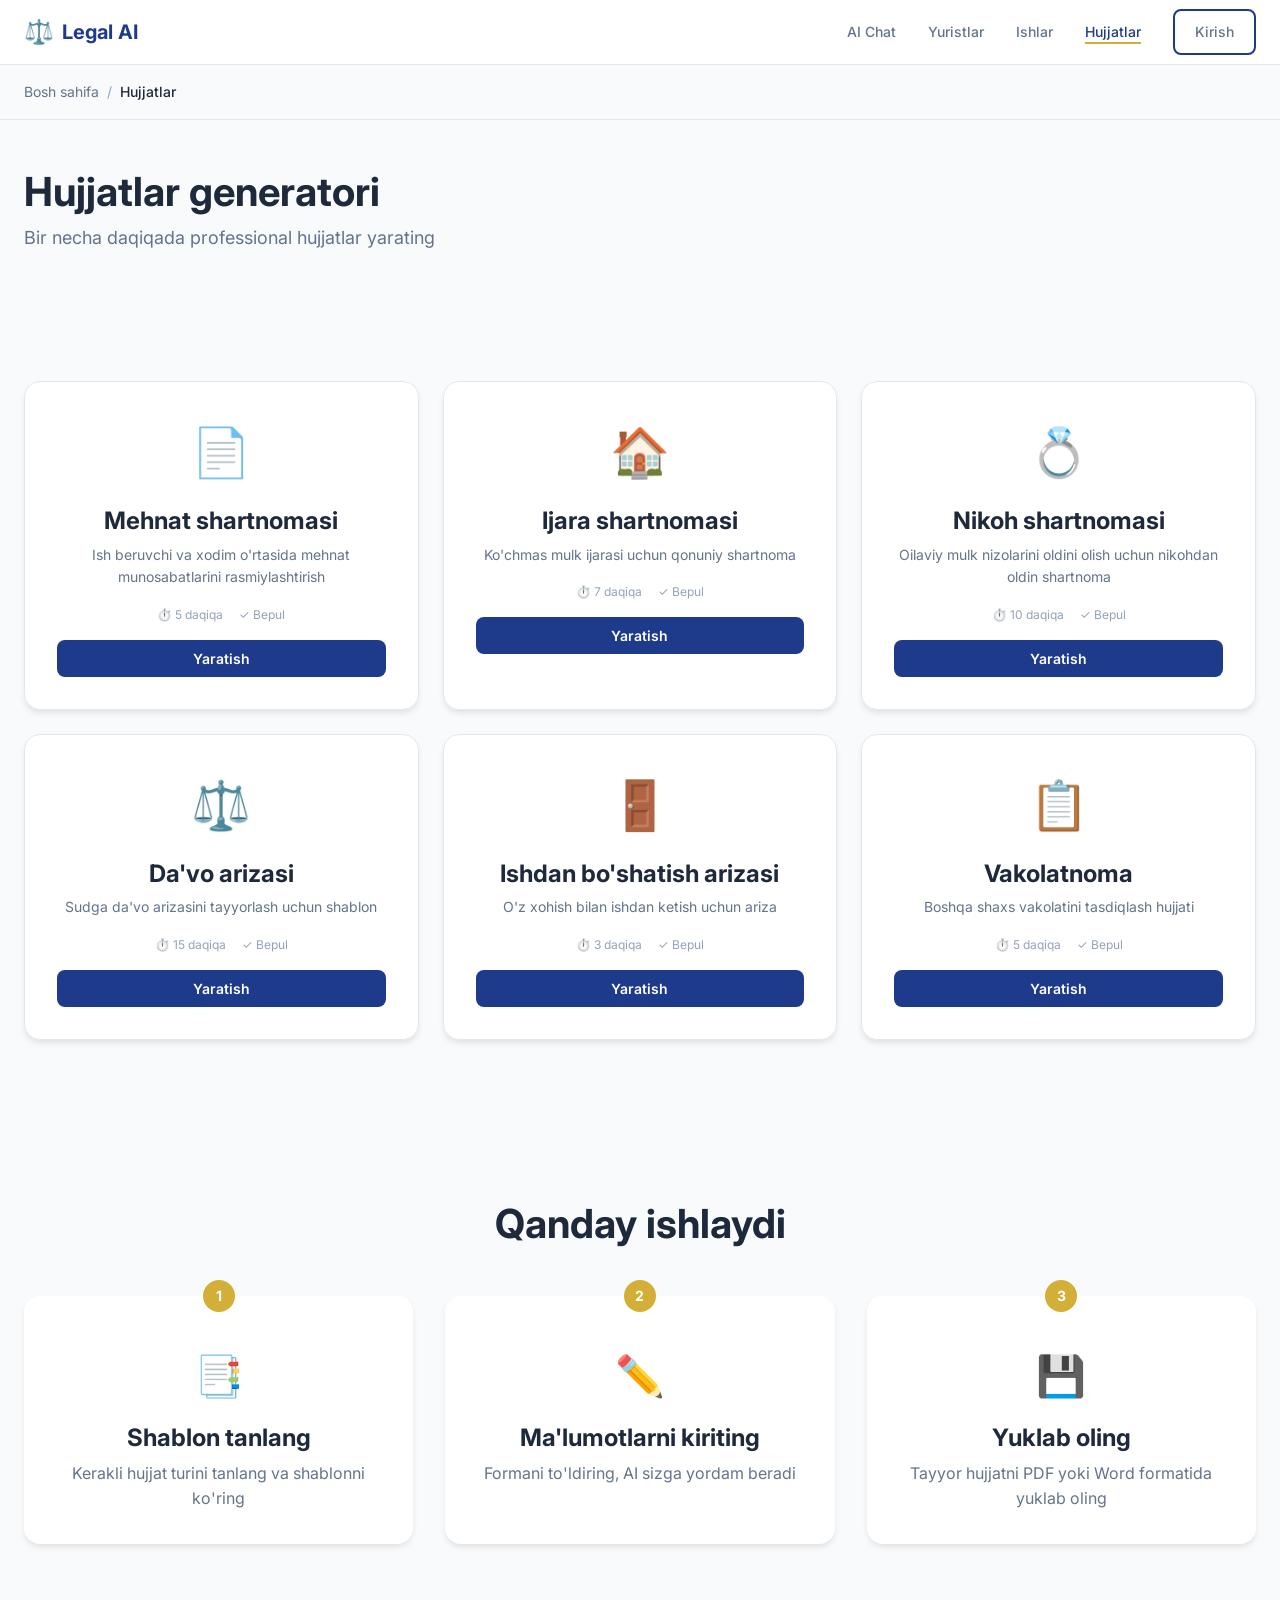
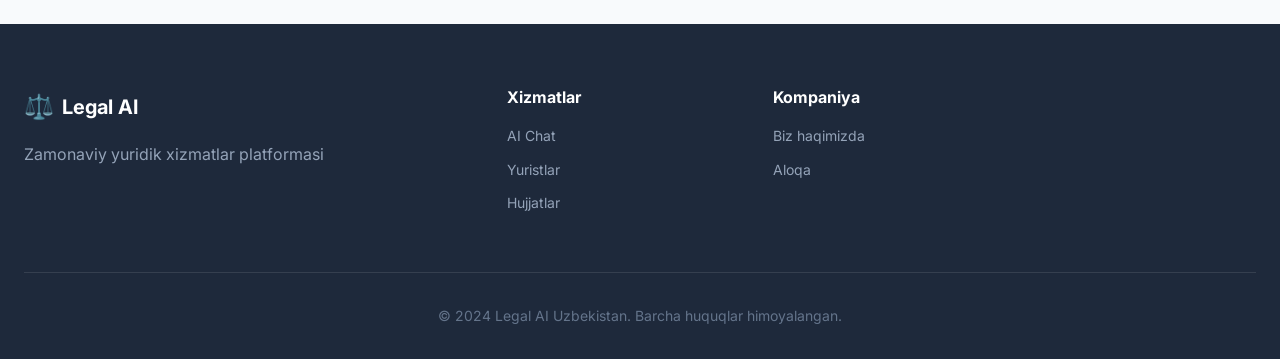
<file: documents.html>
<!DOCTYPE html>
<html lang="uz">
<head>
    <meta charset="UTF-8">
    <meta name="viewport" content="width=device-width, initial-scale=1.0">
    <title>Hujjatlar generatori - Legal AI Uzbekistan</title>
    <link rel="preconnect" href="https://fonts.googleapis.com">
    <link rel="preconnect" href="https://fonts.gstatic.com" crossorigin>
    <link href="https://fonts.googleapis.com/css2?family=Inter:wght@300;400;500;600;700&display=swap" rel="stylesheet">
    <link rel="stylesheet" href="css/style.css">
</head>
<body>
    <!-- Navigation -->
    <nav class="navbar" id="navbar">
        <div class="container nav-container">
            <a href="index.html" class="logo">
                <span class="logo-icon">⚖️</span>
                <span class="logo-text">Legal AI</span>
            </a>
            
            <button class="mobile-menu-btn" id="mobileMenuBtn" aria-label="Menu">
                <span></span>
                <span></span>
                <span></span>
            </button>

            <ul class="nav-links" id="navLinks">
                <li><a href="chat.html">AI Chat</a></li>
                <li><a href="lawyers.html">Yuristlar</a></li>
                <li><a href="jobs.html">Ishlar</a></li>
                <li><a href="documents.html" class="active">Hujjatlar</a></li>
                <li><a href="login.html" class="btn btn-outline">Kirish</a></li>
            </ul>
        </div>
    </nav>

    <!-- Breadcrumbs -->
    <div class="breadcrumbs">
        <div class="container">
            <a href="index.html">Bosh sahifa</a>
            <span class="separator">/</span>
            <span class="current">Hujjatlar</span>
        </div>
    </div>

    <!-- Hero -->
    <section class="page-hero section-padding-sm bg-light">
        <div class="container">
            <h1 class="fade-in-up">Hujjatlar generatori</h1>
            <p class="subtitle fade-in-up">Bir necha daqiqada professional hujjatlar yarating</p>
        </div>
    </section>

    <!-- Templates Grid -->
    <section class="templates-section section-padding">
        <div class="container">
            <div class="templates-grid" id="templatesGrid">
                <!-- Template 1 -->
                <div class="template-card fade-in-up" onclick="openDocumentModal('mehnat')">
                    <div class="template-icon">📄</div>
                    <h3>Mehnat shartnomasi</h3>
                    <p>Ish beruvchi va xodim o'rtasida mehnat munosabatlarini rasmiylashtirish</p>
                    <div class="template-meta">
                        <span>⏱️ 5 daqiqa</span>
                        <span>✓ Bepul</span>
                    </div>
                    <button class="btn btn-primary btn-block">Yaratish</button>
                </div>

                <!-- Template 2 -->
                <div class="template-card fade-in-up" onclick="openDocumentModal('ijara')" style="animation-delay: 0.1s">
                    <div class="template-icon">🏠</div>
                    <h3>Ijara shartnomasi</h3>
                    <p>Ko'chmas mulk ijarasi uchun qonuniy shartnoma</p>
                                        <div class="template-meta">
                        <span>⏱️ 7 daqiqa</span>
                        <span>✓ Bepul</span>
                    </div>
                    <button class="btn btn-primary btn-block">Yaratish</button>
                </div>

                <!-- Template 3 -->
                <div class="template-card fade-in-up" onclick="openDocumentModal('nikoh')" style="animation-delay: 0.2s">
                    <div class="template-icon">💍</div>
                    <h3>Nikoh shartnomasi</h3>
                    <p>Oilaviy mulk nizolarini oldini olish uchun nikohdan oldin shartnoma</p>
                    <div class="template-meta">
                        <span>⏱️ 10 daqiqa</span>
                        <span>✓ Bepul</span>
                    </div>
                    <button class="btn btn-primary btn-block">Yaratish</button>
                </div>

                <!-- Template 4 -->
                <div class="template-card fade-in-up" onclick="openDocumentModal('davo')" style="animation-delay: 0.3s">
                    <div class="template-icon">⚖️</div>
                    <h3>Da'vo arizasi</h3>
                    <p>Sudga da'vo arizasini tayyorlash uchun shablon</p>
                    <div class="template-meta">
                        <span>⏱️ 15 daqiqa</span>
                        <span>✓ Bepul</span>
                    </div>
                    <button class="btn btn-primary btn-block">Yaratish</button>
                </div>

                <!-- Template 5 -->
                <div class="template-card fade-in-up" onclick="openDocumentModal('boshatish')" style="animation-delay: 0.4s">
                    <div class="template-icon">🚪</div>
                    <h3>Ishdan bo'shatish arizasi</h3>
                    <p>O'z xohish bilan ishdan ketish uchun ariza</p>
                    <div class="template-meta">
                        <span>⏱️ 3 daqiqa</span>
                        <span>✓ Bepul</span>
                    </div>
                    <button class="btn btn-primary btn-block">Yaratish</button>
                </div>

                <!-- Template 6 -->
                <div class="template-card fade-in-up" onclick="openDocumentModal('vakolat')" style="animation-delay: 0.5s">
                    <div class="template-icon">📋</div>
                    <h3>Vakolatnoma</h3>
                    <p>Boshqa shaxs vakolatini tasdiqlash hujjati</p>
                    <div class="template-meta">
                        <span>⏱️ 5 daqiqa</span>
                        <span>✓ Bepul</span>
                    </div>
                    <button class="btn btn-primary btn-block">Yaratish</button>
                </div>
            </div>
        </div>
    </section>

    <!-- How It Works -->
    <section class="how-it-works section-padding bg-light">
        <div class="container">
            <h2 class="section-title fade-in-up">Qanday ishlaydi</h2>
            <div class="steps-grid">
                <div class="step-card fade-in-up" style="animation-delay: 0.1s">
                    <div class="step-number">1</div>
                    <div class="step-icon">📑</div>
                    <h3>Shablon tanlang</h3>
                    <p>Kerakli hujjat turini tanlang va shablonni ko'ring</p>
                </div>
                <div class="step-card fade-in-up" style="animation-delay: 0.2s">
                    <div class="step-number">2</div>
                    <div class="step-icon">✏️</div>
                    <h3>Ma'lumotlarni kiriting</h3>
                    <p>Formani to'ldiring, AI sizga yordam beradi</p>
                </div>
                <div class="step-card fade-in-up" style="animation-delay: 0.3s">
                    <div class="step-number">3</div>
                    <div class="step-icon">💾</div>
                    <h3>Yuklab oling</h3>
                    <p>Tayyor hujjatni PDF yoki Word formatida yuklab oling</p>
                </div>
            </div>
        </div>
    </section>

    <!-- Document Builder Modal -->
    <div class="modal" id="documentModal">
        <div class="modal-content modal-xlarge">
            <button class="modal-close" onclick="closeDocumentModal()">&times;</button>
            
            <!-- Wizard Steps -->
            <div class="wizard-header">
                <div class="wizard-steps">
                    <div class="wizard-step active" data-step="1">
                        <span class="step-number">1</span>
                        <span class="step-label">Shaxsiy ma'lumotlar</span>
                    </div>
                    <div class="wizard-step" data-step="2">
                        <span class="step-number">2</span>
                        <span class="step-label">Hujjat tafsilotlari</span>
                    </div>
                    <div class="wizard-step" data-step="3">
                        <span class="step-number">3</span>
                        <span class="step-label">Ko'rib chiqish</span>
                    </div>
                </div>
            </div>

            <!-- Step 1: Personal Info -->
            <div class="wizard-panel active" id="step1">
                <h2 id="docTitle">Mehnat shartnomasi</h2>
                <form id="step1Form">
                    <div class="form-row">
                        <div class="form-group">
                            <label>Familiya</label>
                            <input type="text" required placeholder="Masalan: Karimov">
                        </div>
                        <div class="form-group">
                            <label>Ism</label>
                            <input type="text" required placeholder="Masalan: Rustam">
                        </div>
                    </div>
                    <div class="form-row">
                        <div class="form-group">
                            <label>Otasining ismi</label>
                            <input type="text" required placeholder="Masalan: Alijon o'g'li">
                        </div>
                        <div class="form-group">
                            <label>Tug'ilgan sana</label>
                            <input type="date" required>
                        </div>
                    </div>
                    <div class="form-group">
                        <label>Passport ma'lumotlari</label>
                        <input type="text" required placeholder="AA 1234567">
                    </div>
                    <div class="form-group">
                        <label>Telefon raqam</label>
                        <input type="tel" required placeholder="+998 __ ___ __ __">
                    </div>
                    <div class="form-group">
                        <label>Manzil</label>
                        <textarea rows="2" required placeholder="Toshkent sh., ..."></textarea>
                    </div>
                    <div class="wizard-actions">
                        <button type="button" class="btn btn-primary" onclick="nextStep(2)">Keyingi →</button>
                    </div>
                </form>
            </div>

            <!-- Step 2: Document Details -->
            <div class="wizard-panel" id="step2">
                <h2>Hujjat tafsilotlari</h2>
                <form id="step2Form">
                    <div id="dynamicFields">
                        <!-- Dynamic fields based on document type -->
                        <div class="form-group">
                            <label>Ish beruvchi nomi</label>
                            <input type="text" required placeholder="Kompaniya nomi">
                        </div>
                        <div class="form-row">
                            <div class="form-group">
                                <label>Lavozim</label>
                                <input type="text" required placeholder="Masalan: Buxgalter">
                            </div>
                            <div class="form-group">
                                <label>Ish haqi</label>
                                <input type="number" required placeholder="so'm">
                            </div>
                        </div>
                        <div class="form-row">
                            <div class="form-group">
                                <label>Ish boshlash sanasi</label>
                                <input type="date" required>
                            </div>
                            <div class="form-group">
                                <label>Sinov muddati</label>
                                <select>
                                    <option>3 oy</option>
                                    <option>6 oy</option>
                                    <option>Yo'q</option>
                                </select>
                            </div>
                        </div>
                    </div>
                    <div class="wizard-actions">
                        <button type="button" class="btn btn-outline" onclick="prevStep(1)">← Orqaga</button>
                        <button type="button" class="btn btn-primary" onclick="nextStep(3)">Keyingi →</button>
                    </div>
                </form>
            </div>

            <!-- Step 3: Preview -->
            <div class="wizard-panel" id="step3">
                <h2>Hujjatni ko'rib chiqish</h2>
                <div class="document-preview" id="documentPreview">
                    <div class="preview-header">
                        <h3>MEHNAT SHARTNOMASI</h3>
                        <p>Toshkent shahri, <span id="previewDate">12.03.2024</span></p>
                    </div>
                    <div class="preview-content">
                        <p><strong>"Ish beruvchi":</strong> ___________________</p>
                        <p><strong>"Xodim":</strong> <span id="previewName">Karimov Rustam Alijon o'g'li</span></p>
                        
                        <p class="preview-text">Ushbu shartnoma quyidagilar haqida tuzildi:</p>
                        
                        <h4>1. Shartnoma predmeti</h4>
                        <p>1.1. Ish beruvchi xodimni lavozimiga _______________ lavozimiga ishga qabul qiladi.</p>
                        <p>1.2. Xodimning ish haqi _______________ so'm miqdorida belgilanadi.</p>
                        
                        <h4>2. Tomonlarning huquq va majburiyatlari</h4>
                        <p>2.1. Xodim o'z vazifalarini sifatli bajarishi shart.</p>
                        <p>2.2. Ish beruvchi o'z vaqtida ish haqi to'lashi shart.</p>
                    </div>
                </div>
                <div class="wizard-actions">
                    <button type="button" class="btn btn-outline" onclick="prevStep(2)">← Orqaga</button>
                    <button type="button" class="btn btn-primary" onclick="downloadDocument()">📥 Yuklab olish (PDF)</button>
                </div>
            </div>
        </div>
    </div>

    <!-- Footer -->
    <footer class="footer">
        <div class="container">
            <div class="footer-grid">
                <div class="footer-brand">
                    <div class="logo">
                        <span class="logo-icon">⚖️</span>
                        <span class="logo-text">Legal AI</span>
                    </div>
                    <p>Zamonaviy yuridik xizmatlar platformasi</p>
                </div>
                <div class="footer-links">
                    <h4>Xizmatlar</h4>
                    <ul>
                        <li><a href="chat.html">AI Chat</a></li>
                        <li><a href="lawyers.html">Yuristlar</a></li>
                        <li><a href="documents.html">Hujjatlar</a></li>
                    </ul>
                </div>
                <div class="footer-links">
                    <h4>Kompaniya</h4>
                    <ul>
                        <li><a href="#">Biz haqimizda</a></li>
                        <li><a href="#">Aloqa</a></li>
                    </ul>
                </div>
            </div>
            <div class="footer-bottom">
                <p>&copy; 2024 Legal AI Uzbekistan. Barcha huquqlar himoyalangan.</p>
            </div>
        </div>
    </footer>

    <script src="js/main.js"></script>
    <script>
        let currentDocType = '';

        function openDocumentModal(type) {
            currentDocType = type;
            const titles = {
                'mehnat': 'Mehnat shartnomasi',
                'ijara': 'Ijara shartnomasi',
                'nikoh': 'Nikoh shartnomasi',
                'davo': 'Da\'vo arizasi',
                'boshatish': 'Ishdan bo\'shatish arizasi',
                'vakolat': 'Vakolatnoma'
            };
            document.getElementById('docTitle').textContent = titles[type] || 'Hujjat';
            document.getElementById('documentModal').classList.add('active');
            resetWizard();
        }

        function closeDocumentModal() {
            document.getElementById('documentModal').classList.remove('active');
        }

        function resetWizard() {
            document.querySelectorAll('.wizard-step').forEach((step, index) => {
                step.classList.toggle('active', index === 0);
            });
            document.querySelectorAll('.wizard-panel').forEach((panel, index) => {
                panel.classList.toggle('active', index === 0);
            });
        }

        function nextStep(step) {
            document.querySelectorAll('.wizard-step').forEach(s => s.classList.remove('active'));
            document.querySelectorAll('.wizard-panel').forEach(p => p.classList.remove('active'));
            
            document.querySelector(`.wizard-step[data-step="${step}"]`).classList.add('active');
            document.getElementById(`step${step}`).classList.add('active');
        }

        function prevStep(step) {
            nextStep(step);
        }

        function downloadDocument() {
            alert('Hujjat tayyorlandi! PDF formatida yuklab olinmoqda...');
            closeDocumentModal();
        }
    </script>
</body>
</html>
</file>
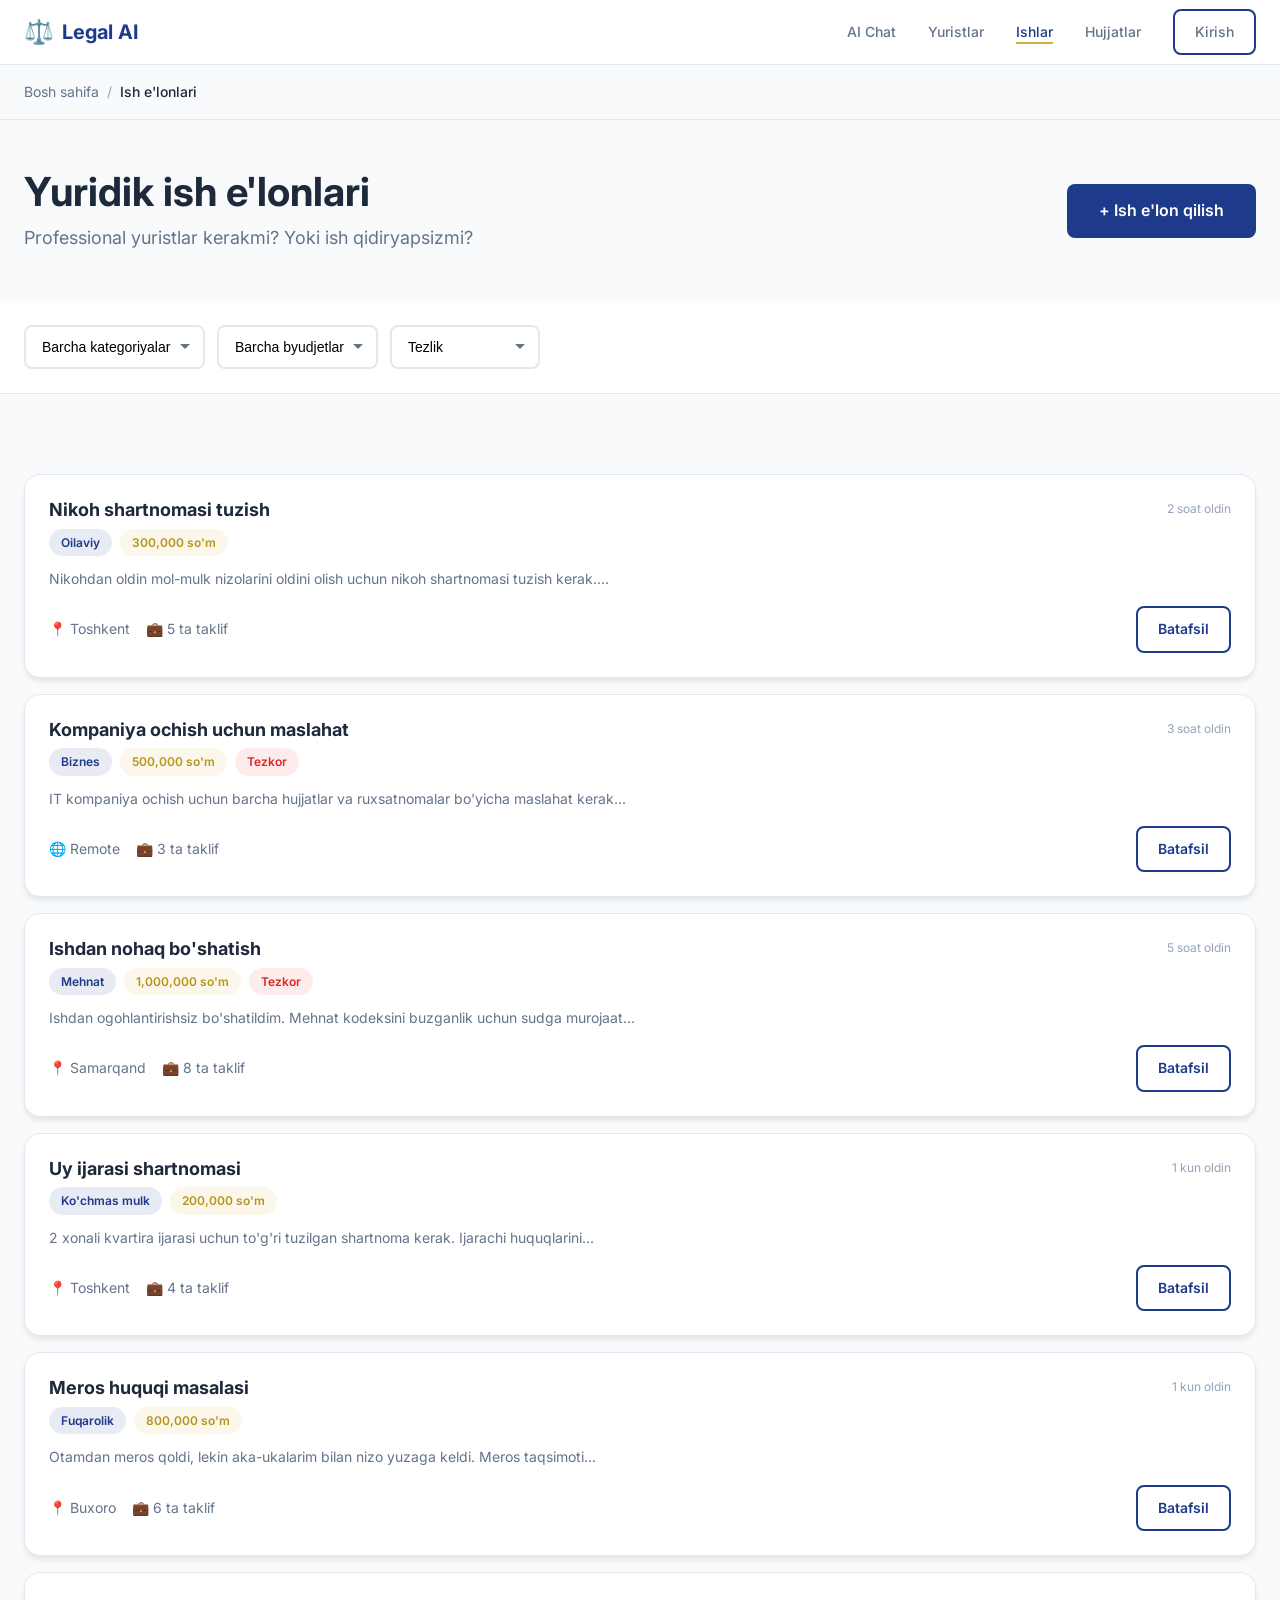
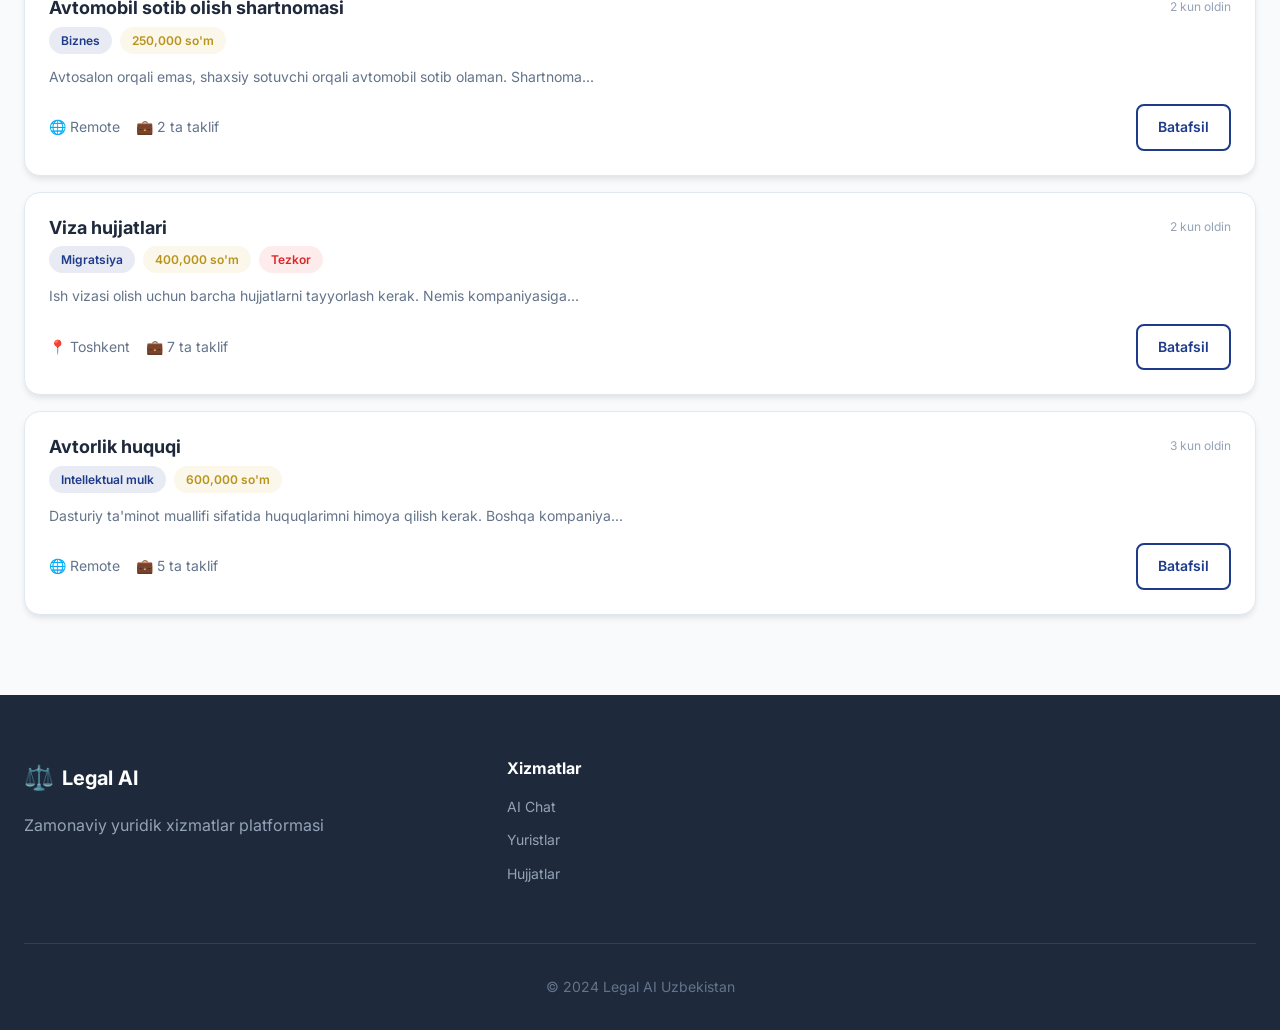
<file: jobs.html>
<!DOCTYPE html>
<html lang="uz">
<head>
    <meta charset="UTF-8">
    <meta name="viewport" content="width=device-width, initial-scale=1.0">
    <title>Ish e'lonlari - Legal AI Uzbekistan</title>
    <link rel="preconnect" href="https://fonts.googleapis.com  ">
    <link rel="preconnect" href="https://fonts.gstatic.com  " crossorigin>
    <link href="https://fonts.googleapis.com/css2?family=Inter  :wght@300;400;500;600;700&display=swap" rel="stylesheet">
    <link rel="stylesheet" href="css/style.css">
</head>
<body>
    <!-- Navigation -->
    <nav class="navbar" id="navbar">
        <div class="container nav-container">
            <a href="index.html" class="logo">
                <span class="logo-icon">⚖️</span>
                <span class="logo-text">Legal AI</span>
            </a>
            
            <button class="mobile-menu-btn" id="mobileMenuBtn" aria-label="Menu">
                <span></span>
                <span></span>
                <span></span>
            </button>

            <ul class="nav-links" id="navLinks">
                <li><a href="chat.html">AI Chat</a></li>
                <li><a href="lawyers.html">Yuristlar</a></li>
                <li><a href="jobs.html" class="active">Ishlar</a></li>
                <li><a href="documents.html">Hujjatlar</a></li>
                <li><a href="login.html" class="btn btn-outline">Kirish</a></li>
            </ul>
        </div>
    </nav>

    <!-- Breadcrumbs -->
    <div class="breadcrumbs">
        <div class="container">
            <a href="index.html">Bosh sahifa</a>
            <span class="separator">/</span>
            <span class="current">Ish e'lonlari</span>
        </div>
    </div>

    <!-- Hero -->
    <section class="page-hero section-padding-sm bg-light">
        <div class="container">
            <div class="jobs-hero-content fade-in-up">
                <div>
                    <h1>Yuridik ish e'lonlari</h1>
                    <p class="subtitle">Professional yuristlar kerakmi? Yoki ish qidiryapsizmi?</p>
                </div>
                <a href="#" class="btn btn-primary btn-lg" onclick="openPostJobModal()">+ Ish e'lon qilish</a>
            </div>
        </div>
    </section>

    <!-- Filters -->
    <section class="filters-section">
        <div class="container">
            <div class="filters-bar fade-in-up">
                <div class="filter-group">
                    <select id="categoryFilter" class="filter-select">
                        <option value="">Barcha kategoriyalar</option>
                        <option value="oilaviy">Oilaviy huquq</option>
                        <option value="biznes">Biznes huquqi</option>
                        <option value="mehnat">Mehnat huquqi</option>
                        <option value="mulk">Ko'chmas mulk</option>
                        <option value="fuqarolik">Fuqarolik</option>
                        <option value="migratsiya">Migratsiya</option>
                        <option value="intellektual">Intellektual mulk</option>
                    </select>
                    <select id="budgetFilter" class="filter-select">
                        <option value="">Barcha byudjetlar</option>
                        <option value="0-500">0 - 500 ming</option>
                        <option value="500-1000">500 ming - 1 mln</option>
                        <option value="1000+">1 mln +</option>
                    </select>
                    <select id="urgencyFilter" class="filter-select">
                        <option value="">Tezlik</option>
                        <option value="urgent">Tezkor</option>
                        <option value="normal">Oddiy</option>
                    </select>
                </div>
            </div>
        </div>
    </section>

    <!-- Jobs List -->
    <section class="jobs-list-section section-padding">
        <div class="container">
            <div class="jobs-list" id="jobsList">
                <!-- Job 1 -->
                <div class="job-card fade-in-up" data-category="oilaviy" data-budget="300" data-urgency="normal">
                    <div class="job-header">
                        <div class="job-title-section">
                            <h3>Nikoh shartnomasi tuzish</h3>
                            <div class="job-badges">
                                <span class="badge badge-category">Oilaviy</span>
                                <span class="badge badge-budget">300,000 so'm</span>
                            </div>
                        </div>
                        <span class="job-time">2 soat oldin</span>
                    </div>
                    <p class="job-description">Nikohdan oldin mol-mulk nizolarini oldini olish uchun nikoh shartnomasi tuzish kerak....</p>
                    <div class="job-footer">
                        <div class="job-meta">
                            <span>📍 Toshkent</span>
                            <span>💼 5 ta taklif</span>
                        </div>
                        <a href="job-post.html?id=1" class="btn btn-outline">Batafsil</a>
                    </div>
                </div>

                <!-- Job 2 -->
                <div class="job-card fade-in-up" data-category="biznes" data-budget="500" data-urgency="urgent">
                    <div class="job-header">
                        <div class="job-title-section">
                            <h3>Kompaniya ochish uchun maslahat</h3>
                            <div class="job-badges">
                                <span class="badge badge-category">Biznes</span>
                                <span class="badge badge-budget">500,000 so'm</span>
                                <span class="badge badge-urgent">Tezkor</span>
                            </div>
                        </div>
                        <span class="job-time">3 soat oldin</span>
                    </div>
                    <p class="job-description">IT kompaniya ochish uchun barcha hujjatlar va ruxsatnomalar bo'yicha maslahat kerak...</p>
                    <div class="job-footer">
                        <div class="job-meta">
                            <span>🌐 Remote</span>
                            <span>💼 3 ta taklif</span>
                        </div>
                        <a href="job-post.html?id=2" class="btn btn-outline">Batafsil</a>
                    </div>
                </div>

                <!-- Job 3 -->
                <div class="job-card fade-in-up" data-category="mehnat" data-budget="1000" data-urgency="urgent">
                    <div class="job-header">
                        <div class="job-title-section">
                            <h3>Ishdan nohaq bo'shatish</h3>
                            <div class="job-badges">
                                <span class="badge badge-category">Mehnat</span>
                                <span class="badge badge-budget">1,000,000 so'm</span>
                                <span class="badge badge-urgent">Tezkor</span>
                            </div>
                        </div>
                        <span class="job-time">5 soat oldin</span>
                    </div>
                    <p class="job-description">Ishdan ogohlantirishsiz bo'shatildim. Mehnat kodeksini buzganlik uchun sudga murojaat...</p>
                    <div class="job-footer">
                        <div class="job-meta">
                            <span>📍 Samarqand</span>
                            <span>💼 8 ta taklif</span>
                        </div>
                        <a href="job-post.html?id=3" class="btn btn-outline">Batafsil</a>
                    </div>
                </div>

                <!-- Job 4 -->
                <div class="job-card fade-in-up" data-category="mulk" data-budget="200" data-urgency="normal">
                    <div class="job-header">
                        <div class="job-title-section">
                            <h3>Uy ijarasi shartnomasi</h3>
                            <div class="job-badges">
                                <span class="badge badge-category">Ko'chmas mulk</span>
                                <span class="badge badge-budget">200,000 so'm</span>
                            </div>
                        </div>
                        <span class="job-time">1 kun oldin</span>
                    </div>
                    <p class="job-description">2 xonali kvartira ijarasi uchun to'g'ri tuzilgan shartnoma kerak. Ijarachi huquqlarini...</p>
                    <div class="job-footer">
                        <div class="job-meta">
                            <span>📍 Toshkent</span>
                            <span>💼 4 ta taklif</span>
                        </div>
                        <a href="job-post.html?id=4" class="btn btn-outline">Batafsil</a>
                    </div>
                </div>

                <!-- Job 5 -->
                <div class="job-card fade-in-up" data-category="fuqarolik" data-budget="800" data-urgency="normal">
                    <div class="job-header">
                        <div class="job-title-section">
                            <h3>Meros huquqi masalasi</h3>
                            <div class="job-badges">
                                <span class="badge badge-category">Fuqarolik</span>
                                <span class="badge badge-budget">800,000 so'm</span>
                            </div>
                        </div>
                        <span class="job-time">1 kun oldin</span>
                    </div>
                    <p class="job-description">Otamdan meros qoldi, lekin aka-ukalarim bilan nizo yuzaga keldi. Meros taqsimoti...</p>
                    <div class="job-footer">
                        <div class="job-meta">
                            <span>📍 Buxoro</span>
                            <span>💼 6 ta taklif</span>
                        </div>
                        <a href="job-post.html?id=5" class="btn btn-outline">Batafsil</a>
                    </div>
                </div>

                <!-- Job 6 -->
                <div class="job-card fade-in-up" data-category="biznes" data-budget="250" data-urgency="normal">
                    <div class="job-header">
                        <div class="job-title-section">
                            <h3>Avtomobil sotib olish shartnomasi</h3>
                            <div class="job-badges">
                                <span class="badge badge-category">Biznes</span>
                                <span class="badge badge-budget">250,000 so'm</span>
                            </div>
                        </div>
                        <span class="job-time">2 kun oldin</span>
                    </div>
                    <p class="job-description">Avtosalon orqali emas, shaxsiy sotuvchi orqali avtomobil sotib olaman. Shartnoma...</p>
                    <div class="job-footer">
                        <div class="job-meta">
                            <span>🌐 Remote</span>
                            <span>💼 2 ta taklif</span>
                        </div>
                        <a href="job-post.html?id=6" class="btn btn-outline">Batafsil</a>
                    </div>
                </div>

                <!-- Job 7 -->
                <div class="job-card fade-in-up" data-category="migratsiya" data-budget="400" data-urgency="urgent">
                    <div class="job-header">
                        <div class="job-title-section">
                            <h3>Viza hujjatlari</h3>
                            <div class="job-badges">
                                <span class="badge badge-category">Migratsiya</span>
                                <span class="badge badge-budget">400,000 so'm</span>
                                <span class="badge badge-urgent">Tezkor</span>
                            </div>
                        </div>
                        <span class="job-time">2 kun oldin</span>
                    </div>
                    <p class="job-description">Ish vizasi olish uchun barcha hujjatlarni tayyorlash kerak. Nemis kompaniyasiga...</p>
                    <div class="job-footer">
                        <div class="job-meta">
                            <span>📍 Toshkent</span>
                            <span>💼 7 ta taklif</span>
                        </div>
                        <a href="job-post.html?id=7" class="btn btn-outline">Batafsil</a>
                    </div>
                </div>

                <!-- Job 8 -->
                <div class="job-card fade-in-up" data-category="intellektual" data-budget="600" data-urgency="normal">
                    <div class="job-header">
                        <div class="job-title-section">
                            <h3>Avtorlik huquqi</h3>
                            <div class="job-badges">
                                <span class="badge badge-category">Intellektual mulk</span>
                                <span class="badge badge-budget">600,000 so'm</span>
                            </div>
                        </div>
                        <span class="job-time">3 kun oldin</span>
                    </div>
                    <p class="job-description">Dasturiy ta'minot muallifi sifatida huquqlarimni himoya qilish kerak. Boshqa kompaniya...</p>
                    <div class="job-footer">
                        <div class="job-meta">
                            <span>🌐 Remote</span>
                            <span>💼 5 ta taklif</span>
                        </div>
                        <a href="job-post.html?id=8" class="btn btn-outline">Batafsil</a>
                    </div>
                </div>
            </div>
        </div>
    </section>

    <!-- Post Job Modal -->
    <div class="modal" id="postJobModal">
        <div class="modal-content modal-large">
            <button class="modal-close" onclick="closePostJobModal()">&times;</button>
            <h2>Ish e'lon qilish</h2>
            <form id="postJobForm" onsubmit="handlePostJob(event)">
                <div class="form-group">
                    <label>Sarlavha</label>
                    <input type="text" required placeholder="Masalan: Shartnoma tuzish kerak">
                </div>
                <div class="form-row">
                    <div class="form-group">
                        <label>Kategoriya</label>
                        <select required>
                            <option value="">Tanlang...</option>
                            <option>Oilaviy huquq</option>
                            <option>Biznes huquqi</option>
                            <option>Mehnat huquqi</option>
                            <option>Ko'chmas mulk</option>
                            <option>Boshqa</option>
                        </select>
                    </div>
                    <div class="form-group">
                        <label>Byudjet (so'm)</label>
                        <input type="number" required placeholder="Masalan: 500000">
                    </div>
                </div>
                <div class="form-row">
                    <div class="form-group">
                        <label>Joylashuv</label>
                        <select>
                            <option>Toshkent</option>
                            <option>Samarqand</option>
                            <option>Buxoro</option>
                            <option>Remote</option>
                        </select>
                    </div>
                    <div class="form-group">
                        <label>Tezlik</label>
                        <select>
                            <option>Oddiy</option>
                            <option>Tezkor</option>
                        </select>
                    </div>
                </div>
                <div class="form-group">
                    <label>Tavsif</label>
                    <textarea rows="5" required placeholder="Ishning batafsil tavsifi..."></textarea>
                </div>
                <button type="submit" class="btn btn-primary btn-block btn-lg">E'lon qilish</button>
            </form>
        </div>
    </div>

    <!-- Footer -->
    <footer class="footer">
        <div class="container">
            <div class="footer-grid">
                <div class="footer-brand">
                    <div class="logo">
                        <span class="logo-icon">⚖️</span>
                        <span class="logo-text">Legal AI</span>
                    </div>
                    <p>Zamonaviy yuridik xizmatlar platformasi</p>
                </div>
                <div class="footer-links">
                    <h4>Xizmatlar</h4>
                    <ul>
                        <li><a href="chat.html">AI Chat</a></li>
                        <li><a href="lawyers.html">Yuristlar</a></li>
                        <li><a href="documents.html">Hujjatlar</a></li>
                    </ul>
                </div>
            </div>
            <div class="footer-bottom">
                <p>&copy; 2024 Legal AI Uzbekistan</p>
            </div>
        </div>
    </footer>

    <script src="js/main.js"></script>
    <script src="js/filters.js"></script>
    <script>
        function openPostJobModal() {
            document.getElementById('postJobModal').classList.add('active');
        }

        function closePostJobModal() {
            document.getElementById('postJobModal').classList.remove('active');
        }

        function handlePostJob(e) {
            e.preventDefault();
            alert('E\'lon qabul qilindi! Moderatsiyadan so\'ng e\'lon qilinadi.');
            closePostJobModal();
        }
    </script>
</body>
</html>
</file>
<file: css/style.css>
/* ============================================
   LEGAL AI UZBEKISTAN - GLOBAL STYLES
   ============================================ */

/* CSS Variables */
:root {
    --primary: #1e3a8a;
    --primary-dark: #1e40af;
    --secondary: #d4af37;
    --secondary-dark: #b8941d;
    --accent: #10b981;
    --accent-dark: #059669;
    --background: #f8fafc;
    --surface: #ffffff;
    --text: #1e293b;
    --text-light: #64748b;
    --text-muted: #94a3b8;
    --border: #e2e8f0;
    --shadow-sm: 0 1px 2px 0 rgb(0 0 0 / 0.05);
    --shadow: 0 4px 6px -1px rgb(0 0 0 / 0.1);
    --shadow-lg: 0 10px 15px -3px rgb(0 0 0 / 0.1);
    --shadow-xl: 0 20px 25px -5px rgb(0 0 0 / 0.1);
    --radius: 0.5rem;
    --radius-lg: 1rem;
    --radius-xl: 1.5rem;
    --transition: all 0.3s ease;
    --font-family: 'Inter', -apple-system, BlinkMacSystemFont, sans-serif;
}

/* Reset & Base */
*, *::before, *::after {
    box-sizing: border-box;
    margin: 0;
    padding: 0;
}

html {
    scroll-behavior: smooth;
}

body {
    font-family: var(--font-family);
    color: var(--text);
    background: var(--background);
    line-height: 1.6;
    -webkit-font-smoothing: antialiased;
}

a {
    color: inherit;
    text-decoration: none;
}

img {
    max-width: 100%;
    height: auto;
    display: block;
}

/* Container */
.container {
    width: 100%;
    max-width: 1280px;
    margin: 0 auto;
    padding: 0 1.5rem;
}

/* Typography */
h1, h2, h3, h4, h5, h6 {
    font-weight: 700;
    line-height: 1.2;
    color: var(--text);
}

h1 { font-size: 2.5rem; }
h2 { font-size: 2rem; }
h3 { font-size: 1.5rem; }
h4 { font-size: 1.25rem; }

p {
    color: var(--text-light);
}

/* Buttons */
.btn {
    display: inline-flex;
    align-items: center;
    justify-content: center;
    gap: 0.5rem;
    padding: 0.625rem 1.25rem;
    font-family: inherit;
    font-size: 0.875rem;
    font-weight: 600;
    border: none;
    border-radius: var(--radius);
    cursor: pointer;
    transition: var(--transition);
    text-decoration: none;
}

.btn-primary {
    background: var(--primary);
    color: white;
}

.btn-primary:hover {
    background: var(--primary-dark);
    transform: translateY(-2px);
    box-shadow: var(--shadow-lg);
}

.btn-secondary {
    background: var(--secondary);
    color: white;
}

.btn-secondary:hover {
    background: var(--secondary-dark);
    transform: translateY(-2px);
    box-shadow: var(--shadow-lg);
}

.btn-outline {
    background: transparent;
    color: var(--primary);
    border: 2px solid var(--primary);
}

.btn-outline:hover {
    background: var(--primary);
    color: white;
}

.btn-lg {
    padding: 0.875rem 2rem;
    font-size: 1rem;
}

.btn-sm {
    padding: 0.5rem 1rem;
    font-size: 0.75rem;
}

.btn-block {
    width: 100%;
}

.btn-icon {
    padding: 0.5rem;
    background: transparent;
    border-radius: var(--radius);
}

.btn-icon:hover {
    background: var(--background);
}

/* Forms */
.form-group {
    margin-bottom: 1.25rem;
}

.form-group label {
    display: block;
    margin-bottom: 0.5rem;
    font-weight: 500;
    font-size: 0.875rem;
    color: var(--text);
}

.form-group input,
.form-group select,
.form-group textarea {
    width: 100%;
    padding: 0.75rem 1rem;
    font-family: inherit;
    font-size: 0.875rem;
    border: 2px solid var(--border);
    border-radius: var(--radius);
    transition: var(--transition);
    background: var(--surface);
}

.form-group input:focus,
.form-group select:focus,
.form-group textarea:focus {
    outline: none;
    border-color: var(--primary);
    box-shadow: 0 0 0 3px rgba(30, 58, 138, 0.1);
}

.form-row {
    display: grid;
    grid-template-columns: 1fr 1fr;
    gap: 1rem;
}

.checkbox-group {
    display: flex;
    align-items: flex-start;
    gap: 0.75rem;
}

.checkbox-label {
    display: flex;
    align-items: flex-start;
    gap: 0.75rem;
    cursor: pointer;
    font-size: 0.875rem;
    color: var(--text-light);
}

.checkbox-label input {
    position: absolute;
    opacity: 0;
    width: 0;
    height: 0;
}

.checkmark {
    width: 20px;
    height: 20px;
    border: 2px solid var(--border);
    border-radius: 4px;
    display: flex;
    align-items: center;
    justify-content: center;
    flex-shrink: 0;
    transition: var(--transition);
}

.checkbox-label input:checked + .checkmark {
    background: var(--primary);
    border-color: var(--primary);
}

.checkbox-label input:checked + .checkmark::after {
    content: '✓';
    color: white;
    font-size: 12px;
}

.label-text a {
    color: var(--primary);
    text-decoration: underline;
}

/* Navigation */
.navbar {
    position: sticky;
    top: 0;
    z-index: 1000;
    background: rgba(255, 255, 255, 0.95);
    backdrop-filter: blur(10px);
    border-bottom: 1px solid var(--border);
    transition: var(--transition);
}

.navbar.scrolled {
    box-shadow: var(--shadow);
}

.nav-container {
    display: flex;
    align-items: center;
    justify-content: space-between;
    height: 4rem;
}

.logo {
    display: flex;
    align-items: center;
    gap: 0.5rem;
    font-weight: 700;
    font-size: 1.25rem;
    color: var(--primary);
}

.logo-icon {
    font-size: 1.5rem;
}

.nav-links {
    display: flex;
    align-items: center;
    gap: 2rem;
    list-style: none;
}

.nav-links a {
    font-weight: 500;
    font-size: 0.875rem;
    color: var(--text-light);
    transition: var(--transition);
    position: relative;
}

.nav-links a:hover,
.nav-links a.active {
    color: var(--primary);
}

.nav-links a.active::after {
    content: '';
    position: absolute;
    bottom: -4px;
    left: 0;
    width: 100%;
    height: 2px;
    background: var(--secondary);
}

.mobile-menu-btn {
    display: none;
    flex-direction: column;
    gap: 4px;
    padding: 0.5rem;
    background: none;
    border: none;
    cursor: pointer;
}

.mobile-menu-btn span {
    display: block;
    width: 24px;
    height: 2px;
    background: var(--text);
    transition: var(--transition);
}

/* Hero Section */
.hero {
    position: relative;
    padding: 6rem 0;
    background: linear-gradient(135deg, var(--primary) 0%, #1e40af 100%);
    color: white;
    overflow: hidden;
}

.hero-content {
    position: relative;
    z-index: 2;
    max-width: 600px;
}

.hero h1 {
    font-size: 3.5rem;
    color: white;
    margin-bottom: 1.5rem;
    line-height: 1.1;
}

.hero-subtitle {
    font-size: 1.25rem;
    color: rgba(255, 255, 255, 0.9);
    margin-bottom: 2rem;
}

.hero-cta {
    display: flex;
    gap: 1rem;
    margin-bottom: 3rem;
    flex-wrap: wrap;
}

.hero-stats {
    display: flex;
    gap: 3rem;
}

.stat-item {
    text-align: center;
}

.stat-number {
    display: block;
    font-size: 2.5rem;
    font-weight: 700;
    color: var(--secondary);
    line-height: 1;
}

.stat-label {
    font-size: 0.875rem;
    color: rgba(255, 255, 255, 0.8);
    margin-top: 0.25rem;
}

.hero-bg-pattern {
    position: absolute;
    top: 0;
    right: 0;
    width: 50%;
    height: 100%;
    background: url("data:image/svg+xml,%3Csvg width='60' height='60' viewBox='0 0 60 60' xmlns='http://www.w3.org/2000/svg'%3E%3Cg fill='none' fill-rule='evenodd'%3E%3Cg fill='%23ffffff' fill-opacity='0.05'%3E%3Cpath d='M36 34v-4h-2v4h-4v2h4v4h2v-4h4v-2h-4zm0-30V0h-2v4h-4v2h4v4h2V6h4V4h-4zM6 34v-4H4v4H0v2h4v4h2v-4h4v-2H6zM6 4V0H4v4H0v2h4v4h2V6h4V4H6z'/%3E%3C/g%3E%3C/g%3E%3C/svg%3E");
    opacity: 0.5;
}

/* Sections */
.section-padding {
    padding: 5rem 0;
}

.section-padding-sm {
    padding: 3rem 0;
}

.bg-light {
    background: var(--background);
}

.bg-primary {
    background: var(--primary);
}

.section-title {
    text-align: center;
    margin-bottom: 3rem;
    font-size: 2.5rem;
}

/* Features Grid */
.features-grid {
    display: grid;
    grid-template-columns: repeat(auto-fit, minmax(300px, 1fr));
    gap: 2rem;
}

.feature-card {
    background: var(--surface);
    padding: 2rem;
    border-radius: var(--radius-lg);
    box-shadow: var(--shadow);
    transition: var(--transition);
    border: 1px solid var(--border);
}

.feature-card:hover {
    transform: translateY(-5px);
    box-shadow: var(--shadow-xl);
    border-color: var(--primary);
}

.feature-icon {
    width: 60px;
    height: 60px;
    display: flex;
    align-items: center;
    justify-content: center;
    background: linear-gradient(135deg, var(--primary) 0%, var(--primary-dark) 100%);
    border-radius: var(--radius-lg);
    font-size: 1.5rem;
    margin-bottom: 1.5rem;
}

.feature-card h3 {
    margin-bottom: 0.75rem;
}

.feature-card p {
    margin-bottom: 1rem;
    color: var(--text-light);
}

.link-arrow {
    color: var(--primary);
    font-weight: 600;
    display: inline-flex;
    align-items: center;
    gap: 0.25rem;
    transition: var(--transition);
}

.link-arrow:hover {
    gap: 0.5rem;
}

/* Steps Grid */
.steps-grid {
    display: grid;
    grid-template-columns: repeat(auto-fit, minmax(250px, 1fr));
    gap: 2rem;
}

.step-card {
    background: var(--surface);
    padding: 2rem;
    border-radius: var(--radius-lg);
    text-align: center;
    position: relative;
    box-shadow: var(--shadow);
    transition: var(--transition);
}

.step-card:hover {
    transform: translateY(-5px);
    box-shadow: var(--shadow-lg);
}

.step-number {
    position: absolute;
    top: -1rem;
    left: 50%;
    transform: translateX(-50%);
    width: 2rem;
    height: 2rem;
    background: var(--secondary);
    color: white;
    border-radius: 50%;
    display: flex;
    align-items: center;
    justify-content: center;
    font-weight: 700;
    font-size: 0.875rem;
}

.step-icon {
    font-size: 2.5rem;
    margin: 1rem 0;
}

.step-card h3 {
    margin-bottom: 0.5rem;
}

/* Testimonials */
.testimonials-carousel {
    position: relative;
    max-width: 800px;
    margin: 0 auto;
}

.testimonial-card {
    display: none;
    background: var(--surface);
    padding: 2.5rem;
    border-radius: var(--radius-lg);
    box-shadow: var(--shadow);
    text-align: center;
    animation: fadeIn 0.5s ease;
}

.testimonial-card.active {
    display: block;
}

@keyframes fadeIn {
    from { opacity: 0; transform: translateY(10px); }
    to { opacity: 1; transform: translateY(0); }
}

.testimonial-stars {
    color: var(--secondary);
    font-size: 1.25rem;
    margin-bottom: 1rem;
}

.testimonial-text {
    font-size: 1.125rem;
    color: var(--text);
    margin-bottom: 1.5rem;
    font-style: italic;
    line-height: 1.8;
}

.testimonial-author {
    display: flex;
    align-items: center;
    justify-content: center;
    gap: 1rem;
}

.author-avatar {
    width: 48px;
    height: 48px;
    background: var(--primary);
    color: white;
    border-radius: 50%;
    display: flex;
    align-items: center;
    justify-content: center;
    font-weight: 600;
}

.author-info {
    text-align: left;
}

.author-info strong {
    display: block;
    color: var(--text);
}

.author-info span {
    font-size: 0.875rem;
    color: var(--text-muted);
}

.carousel-dots {
    display: flex;
    justify-content: center;
    gap: 0.5rem;
    margin-top: 2rem;
}

.dot {
    width: 10px;
    height: 10px;
    border-radius: 50%;
    background: var(--border);
    border: none;
    cursor: pointer;
    transition: var(--transition);
}

.dot.active {
    background: var(--primary);
    width: 2rem;
    border-radius: 5px;
}

/* CTA Section */
.cta-section {
    text-align: center;
    color: white;
}

.cta-section h2 {
    color: white;
    margin-bottom: 1rem;
}

.cta-section p {
    color: rgba(255, 255, 255, 0.9);
    margin-bottom: 2rem;
    font-size: 1.125rem;
}

/* Footer */
.footer {
    background: var(--text);
    color: white;
    padding: 4rem 0 2rem;
}

.footer-grid {
    display: grid;
    grid-template-columns: 2fr repeat(3, 1fr);
    gap: 3rem;
    margin-bottom: 3rem;
}

.footer-brand .logo {
    color: white;
    margin-bottom: 1rem;
}

.footer-brand p {
    color: var(--text-muted);
    margin-bottom: 1.5rem;
}

.social-links {
    display: flex;
    gap: 1rem;
}

.social-links a {
    width: 40px;
    height: 40px;
    background: rgba(255, 255, 255, 0.1);
    border-radius: var(--radius);
    display: flex;
    align-items: center;
    justify-content: center;
    transition: var(--transition);
}

.social-links a:hover {
    background: var(--primary);
    transform: translateY(-3px);
}

.footer-links h4 {
    color: white;
    margin-bottom: 1rem;
    font-size: 1rem;
}

.footer-links ul {
    list-style: none;
}

.footer-links li {
    margin-bottom: 0.5rem;
}

.footer-links a {
    color: var(--text-muted);
    font-size: 0.875rem;
    transition: var(--transition);
}

.footer-links a:hover {
    color: white;
}

.footer-bottom {
    border-top: 1px solid rgba(255, 255, 255, 0.1);
    padding-top: 2rem;
    text-align: center;
    color: var(--text-muted);
    font-size: 0.875rem;
}

/* Breadcrumbs */
.breadcrumbs {
    background: var(--background);
    padding: 1rem 0;
    border-bottom: 1px solid var(--border);
}

.breadcrumbs .container {
    display: flex;
    align-items: center;
    gap: 0.5rem;
    font-size: 0.875rem;
}

.breadcrumbs a {
    color: var(--text-light);
    transition: var(--transition);
}

.breadcrumbs a:hover {
    color: var(--primary);
}

.separator {
    color: var(--text-muted);
}

.current {
    color: var(--text);
    font-weight: 500;
}

/* Page Hero */
.page-hero h1 {
    margin-bottom: 0.5rem;
}

.subtitle {
    color: var(--text-light);
    font-size: 1.125rem;
}

/* Filters */
.filters-section {
    padding: 1.5rem 0;
    background: var(--surface);
    border-bottom: 1px solid var(--border);
    position: sticky;
    top: 4rem;
    z-index: 100;
}

.filters-bar {
    display: flex;
    gap: 1rem;
    align-items: center;
    flex-wrap: wrap;
}

.search-box {
    position: relative;
    flex: 1;
    min-width: 250px;
}

.search-box input {
    width: 100%;
    padding: 0.75rem 1rem 0.75rem 2.5rem;
    border: 2px solid var(--border);
    border-radius: var(--radius);
    font-size: 0.875rem;
    transition: var(--transition);
}

.search-box input:focus {
    outline: none;
    border-color: var(--primary);
}

.search-btn {
    position: absolute;
    left: 0.75rem;
    top: 50%;
    transform: translateY(-50%);
    background: none;
    border: none;
    cursor: pointer;
    opacity: 0.5;
}

.filter-group {
    display: flex;
    gap: 0.75rem;
    flex-wrap: wrap;
}

.filter-select {
    padding: 0.75rem 2rem 0.75rem 1rem;
    border: 2px solid var(--border);
    border-radius: var(--radius);
    background: var(--surface);
    font-size: 0.875rem;
    cursor: pointer;
    appearance: none;
    background-image: url("data:image/svg+xml,%3Csvg xmlns='http://www.w3.org/2000/svg' width='12' height='12' viewBox='0 0 12 12'%3E%3Cpath fill='%2364748b' d='M6 8L1 3h10z'/%3E%3C/svg%3E");
    background-repeat: no-repeat;
    background-position: right 0.75rem center;
    min-width: 150px;
}

.filter-select:focus {
    outline: none;
    border-color: var(--primary);
}

/* Cards Grid */
.lawyers-grid,
.templates-grid {
    display: grid;
    grid-template-columns: repeat(auto-fill, minmax(300px, 1fr));
    gap: 1.5rem;
}

.jobs-list {
    display: flex;
    flex-direction: column;
    gap: 1rem;
}

/* Lawyer Card */
.lawyer-card {
    background: var(--surface);
    border-radius: var(--radius-lg);
    overflow: hidden;
    box-shadow: var(--shadow);
    transition: var(--transition);
    border: 1px solid var(--border);
}

.lawyer-card:hover {
    transform: translateY(-5px);
    box-shadow: var(--shadow-xl);
    border-color: var(--primary);
}

.lawyer-header {
    padding: 1.5rem;
    display: flex;
    gap: 1rem;
}

.lawyer-avatar {
    position: relative;
    width: 80px;
    height: 80px;
    flex-shrink: 0;
}

.lawyer-avatar img {
    width: 100%;
    height: 100%;
    object-fit: cover;
    border-radius: 50%;
}

.status-badge {
    position: absolute;
    bottom: 0;
    right: 0;
    padding: 0.25rem 0.5rem;
    border-radius: 1rem;
    font-size: 0.625rem;
    font-weight: 600;
    text-transform: uppercase;
    border: 2px solid white;
}

.status-badge.online {
    background: var(--accent);
    color: white;
}

.status-badge.busy {
    background: #f59e0b;
    color: white;
}

.status-badge.large {
    position: static;
    display: inline-block;
    margin-top: 0.5rem;
    font-size: 0.75rem;
    padding: 0.375rem 0.75rem;
}

.lawyer-meta h3 {
    font-size: 1.125rem;
    margin-bottom: 0.25rem;
}

.specialization {
    color: var(--text-light);
    font-size: 0.875rem;
    margin-bottom: 0.5rem;
}

.rating {
    display: flex;
    align-items: center;
    gap: 0.25rem;
    font-size: 0.875rem;
}

.stars {
    color: var(--secondary);
}

.rating-score {
    font-weight: 600;
    color: var(--text);
}

.reviews {
    color: var(--text-muted);
    font-size: 0.75rem;
}

.lawyer-stats {
    display: grid;
    grid-template-columns: repeat(3, 1fr);
    gap: 1rem;
    padding: 1rem 1.5rem;
    background: var(--background);
    border-top: 1px solid var(--border);
    border-bottom: 1px solid var(--border);
}

.stat {
    text-align: center;
}

.stat-value {
    display: block;
    font-weight: 700;
    color: var(--text);
    font-size: 1rem;
}

.stat-label {
    font-size: 0.75rem;
    color: var(--text-muted);
}

.lawyer-footer {
    padding: 1rem 1.5rem;
    display: flex;
    align-items: center;
    justify-content: space-between;
}

.location {
    font-size: 0.875rem;
    color: var(--text-light);
}

.lawyer-footer .actions {
    display: flex;
    gap: 0.5rem;
}

/* Job Card */
.job-card {
    background: var(--surface);
    border-radius: var(--radius-lg);
    padding: 1.5rem;
    box-shadow: var(--shadow);
    transition: var(--transition);
    border: 1px solid var(--border);
}

.job-card:hover {
    box-shadow: var(--shadow-lg);
    border-color: var(--primary);
}

.job-header {
    display: flex;
    justify-content: space-between;
    align-items: flex-start;
    margin-bottom: 0.75rem;
}

.job-title-section h3 {
    font-size: 1.125rem;
    margin-bottom: 0.5rem;
}

.job-badges {
    display: flex;
    gap: 0.5rem;
    flex-wrap: wrap;
}

.badge {
    padding: 0.25rem 0.75rem;
    border-radius: 1rem;
    font-size: 0.75rem;
    font-weight: 600;
}

.badge-category {
    background: rgba(30, 58, 138, 0.1);
    color: var(--primary);
}

.badge-budget {
    background: rgba(212, 175, 55, 0.1);
    color: var(--secondary-dark);
}

.badge-urgent {
    background: rgba(239, 68, 68, 0.1);
    color: #dc2626;
}

.job-time {
    font-size: 0.75rem;
    color: var(--text-muted);
    white-space: nowrap;
}

.job-description {
    color: var(--text-light);
    font-size: 0.875rem;
    margin-bottom: 1rem;
    display: -webkit-box;
    -webkit-line-clamp: 2;
    -webkit-box-orient: vertical;
    overflow: hidden;
}

.job-footer {
    display: flex;
    justify-content: space-between;
    align-items: center;
}

.job-meta {
    display: flex;
    gap: 1rem;
    font-size: 0.875rem;
    color: var(--text-light);
}

/* Template Card */
.template-card {
    background: var(--surface);
    border-radius: var(--radius-lg);
    padding: 2rem;
    text-align: center;
    box-shadow: var(--shadow);
    transition: var(--transition);
    border: 1px solid var(--border);
    cursor: pointer;
}

.template-card:hover {
    transform: translateY(-5px);
    box-shadow: var(--shadow-xl);
    border-color: var(--primary);
}

.template-icon {
    font-size: 3rem;
    margin-bottom: 1rem;
}

.template-card h3 {
    margin-bottom: 0.5rem;
}

.template-card p {
    font-size: 0.875rem;
    margin-bottom: 1rem;
    color: var(--text-light);
}

.template-meta {
    display: flex;
    justify-content: center;
    gap: 1rem;
    font-size: 0.75rem;
    color: var(--text-muted);
    margin-bottom: 1rem;
}

/* Modal */
.modal {
    display: none;
    position: fixed;
    top: 0;
    left: 0;
    width: 100%;
    height: 100%;
    background: rgba(0, 0, 0, 0.5);
    z-index: 2000;
    align-items: center;
    justify-content: center;
    padding: 1rem;
    backdrop-filter: blur(4px);
}

.modal.active {
    display: flex;
    animation: modalFadeIn 0.3s ease;
}

@keyframes modalFadeIn {
    from { opacity: 0; }
    to { opacity: 1; }
}

.modal-content {
    background: var(--surface);
    border-radius: var(--radius-lg);
    width: 100%;
    max-width: 500px;
    max-height: 90vh;
    overflow-y: auto;
    position: relative;
    animation: modalSlideIn 0.3s ease;
    box-shadow: var(--shadow-xl);
}

.modal-large {
    max-width: 600px;
}

.modal-xlarge {
    max-width: 800px;
}

@keyframes modalSlideIn {
    from { transform: translateY(-20px); opacity: 0; }
    to { transform: translateY(0); opacity: 1; }
}

.modal-close {
    position: absolute;
    top: 1rem;
    right: 1rem;
    background: none;
    border: none;
    font-size: 1.5rem;
    cursor: pointer;
    color: var(--text-muted);
    width: 2rem;
    height: 2rem;
    display: flex;
    align-items: center;
    justify-content: center;
    border-radius: 50%;
    transition: var(--transition);
    z-index: 10;
}

.modal-close:hover {
    background: var(--background);
    color: var(--text);
}

.modal h2,
.modal h3 {
    padding: 1.5rem 1.5rem 0;
    margin-bottom: 1rem;
}

.modal form {
    padding: 0 1.5rem 1.5rem;
}

/* Contact Options */
.contact-options {
    padding: 0 1.5rem 1.5rem;
    display: flex;
    flex-direction: column;
    gap: 0.75rem;
}

.contact-option {
    display: flex;
    align-items: center;
    gap: 1rem;
    padding: 1rem;
    border: 2px solid var(--border);
    border-radius: var(--radius);
    transition: var(--transition);
}

.contact-option:hover {
    border-color: var(--primary);
    background: var(--background);
}

.contact-option .icon {
    font-size: 1.5rem;
}

.contact-option span {
    font-weight: 600;
    color: var(--text);
}

.contact-option small {
    display: block;
    color: var(--text-light);
    font-weight: normal;
    margin-top: 0.25rem;
}

/* Wizard */
.wizard-header {
    background: var(--background);
    padding: 1.5rem;
    border-bottom: 1px solid var(--border);
    position: sticky;
    top: 0;
    z-index: 10;
}

.wizard-steps {
    display: flex;
    gap: 1rem;
}

.wizard-step {
    display: flex;
    align-items: center;
    gap: 0.5rem;
    opacity: 0.5;
    transition: var(--transition);
}

.wizard-step.active {
    opacity: 1;
}

.wizard-step .step-number {
    position: static;
    transform: none;
    width: 2rem;
    height: 2rem;
    background: var(--border);
    color: var(--text-light);
    font-size: 0.875rem;
}

.wizard-step.active .step-number {
    background: var(--primary);
    color: white;
}

.wizard-step .step-label {
    font-size: 0.875rem;
    font-weight: 500;
    white-space: nowrap;
}

.wizard-panel {
    display: none;
    padding: 1.5rem;
    animation: fadeIn 0.3s ease;
}

.wizard-panel.active {
    display: block;
}

.wizard-actions {
    display: flex;
    justify-content: space-between;
    margin-top: 1.5rem;
    padding-top: 1.5rem;
    border-top: 1px solid var(--border);
}

/* Document Preview */
.document-preview {
    background: var(--background);
    padding: 2rem;
    border-radius: var(--radius);
    border: 1px solid var(--border);
    font-family: 'Times New Roman', serif;
    margin-bottom: 1.5rem;
}

.preview-header {
    text-align: center;
    margin-bottom: 2rem;
    border-bottom: 2px solid var(--text);
    padding-bottom: 1rem;
}

.preview-header h3 {
    font-family: 'Times New Roman', serif;
    font-size: 1.25rem;
    margin-bottom: 0.5rem;
    padding: 0;
}

.preview-content {
    line-height: 1.8;
    color: var(--text);
}

.preview-content p {
    margin-bottom: 1rem;
    color: var(--text);
}

.preview-content h4 {
    font-family: 'Times New Roman', serif;
    margin-top: 1.5rem;
    margin-bottom: 0.75rem;
}

/* Chat Page */
.chat-page {
    height: 100vh;
    overflow: hidden;
}

.chat-layout {
    display: flex;
    height: calc(100vh - 4rem);
    margin-top: 4rem;
}

.chat-sidebar {
    width: 300px;
    background: var(--surface);
    border-right: 1px solid var(--border);
    display: flex;
    flex-direction: column;
    transition: var(--transition);
}

.sidebar-header {
    padding: 1rem;
    border-bottom: 1px solid var(--border);
}

.chat-history {
    flex: 1;
    overflow-y: auto;
    padding: 0.5rem;
}

.history-item {
    display: flex;
    align-items: center;
    gap: 0.75rem;
    padding: 0.75rem;
    border-radius: var(--radius);
    cursor: pointer;
    transition: var(--transition);
    margin-bottom: 0.25rem;
}

.history-item:hover,
.history-item.active {
    background: var(--background);
}

.history-icon {
    font-size: 1.25rem;
}

.history-info {
    flex: 1;
    overflow: hidden;
}

.history-title {
    font-weight: 500;
    font-size: 0.875rem;
    white-space: nowrap;
    overflow: hidden;
    text-overflow: ellipsis;
    margin-bottom: 0.25rem;
}

.history-time {
    font-size: 0.75rem;
    color: var(--text-muted);
}

.sidebar-footer {
    padding: 1rem;
    border-top: 1px solid var(--border);
}

.user-info {
    display: flex;
    align-items: center;
    gap: 0.75rem;
    font-size: 0.875rem;
    font-weight: 500;
}

.user-avatar {
    width: 2rem;
    height: 2rem;
    background: var(--primary);
    color: white;
    border-radius: 50%;
    display: flex;
    align-items: center;
    justify-content: center;
}

.chat-main {
    flex: 1;
    display: flex;
    flex-direction: column;
    background: var(--background);
}

.chat-header {
    display: flex;
    align-items: center;
    gap: 1rem;
    padding: 1rem 1.5rem;
    background: var(--surface);
    border-bottom: 1px solid var(--border);
}

.sidebar-toggle {
    display: none;
    background: none;
    border: none;
    font-size: 1.25rem;
    cursor: pointer;
    padding: 0.5rem;
}

.chat-title {
    flex: 1;
    display: flex;
    align-items: center;
    gap: 0.75rem;
}

.status-indicator {
    width: 8px;
    height: 8px;
    border-radius: 50%;
    background: var(--accent);
    position: relative;
}

.status-indicator::after {
    content: '';
    position: absolute;
    top: -2px;
    left: -2px;
    right: -2px;
    bottom: -2px;
    border-radius: 50%;
    border: 2px solid var(--accent);
    animation: pulse 2s infinite;
}

@keyframes pulse {
    0% { transform: scale(1); opacity: 1; }
    100% { transform: scale(2); opacity: 0; }
}

.chat-title h2 {
    font-size: 1rem;
    font-weight: 600;
}

.chat-actions {
    display: flex;
    gap: 0.5rem;
}

.chat-messages {
    flex: 1;
    overflow-y: auto;
    padding: 1.5rem;
    display: flex;
    flex-direction: column;
    gap: 1rem;
}

.message {
    display: flex;
    gap: 0.75rem;
    max-width: 80%;
    animation: messageSlide 0.3s ease;
}

@keyframes messageSlide {
    from { opacity: 0; transform: translateY(10px); }
    to { opacity: 1; transform: translateY(0); }
}

.ai-message {
    align-self: flex-start;
}

.user-message {
    align-self: flex-end;
    flex-direction: row-reverse;
}

.message-avatar {
    width: 2rem;
    height: 2rem;
    border-radius: 50%;
    display: flex;
    align-items: center;
    justify-content: center;
    flex-shrink: 0;
    font-size: 1rem;
}

.ai-message .message-avatar {
    background: var(--primary);
}

.user-message .message-avatar {
    background: var(--secondary);
    display: none;
}

.message-content {
    background: var(--surface);
    padding: 1rem;
    border-radius: var(--radius-lg);
    box-shadow: var(--shadow-sm);
    font-size: 0.875rem;
    line-height: 1.6;
}

.ai-message .message-content {
    border-bottom-left-radius: 0.25rem;
}

.user-message .message-content {
    background: var(--primary);
    color: white;
    border-bottom-right-radius: 0.25rem;
}

.user-message .message-content p {
    color: white;
}

.message-content ul,
.message-content ol {
    margin: 0.75rem 0;
    padding-left: 1.25rem;
}

.message-content li {
    margin-bottom: 0.25rem;
}

.quick-suggestions {
    padding: 0.75rem 1.5rem;
    display: flex;
    gap: 0.5rem;
    flex-wrap: wrap;
    background: var(--surface);
    border-top: 1px solid var(--border);
}

.suggestion-chip {
    padding: 0.5rem 1rem;
    background: var(--background);
    border: 1px solid var(--border);
    border-radius: 2rem;
    font-size: 0.875rem;
    cursor: pointer;
    transition: var(--transition);
    white-space: nowrap;
}

.suggestion-chip:hover {
    background: var(--primary);
    color: white;
    border-color: var(--primary);
}

.chat-input-area {
    padding: 1rem 1.5rem 1.5rem;
    background: var(--surface);
    border-top: 1px solid var(--border);
}

.input-container {
    display: flex;
    align-items: flex-end;
    gap: 0.75rem;
    background: var(--background);
    border: 2px solid var(--border);
    border-radius: var(--radius-lg);
    padding: 0.75rem;
    transition: var(--transition);
}

.input-container:focus-within {
    border-color: var(--primary);
    box-shadow: 0 0 0 3px rgba(30, 58, 138, 0.1);
}

.input-container textarea {
    flex: 1;
    border: none;
    background: none;
    resize: none;
    max-height: 150px;
    font-family: inherit;
    font-size: 0.875rem;
    line-height: 1.5;
    padding: 0.25rem;
}

.input-container textarea:focus {
    outline: none;
}

.attachment-btn {
    color: var(--text-muted);
}

.send-btn {
    padding: 0.625rem 1.25rem;
}

.input-hint {
    text-align: center;
    font-size: 0.75rem;
    color: var(--text-muted);
    margin-top: 0.5rem;
}

/* Profile Page */
.profile-header {
    background: linear-gradient(135deg, var(--primary) 0%, var(--primary-dark) 100%);
    color: white;
    padding: 3rem 0;
}

.profile-header-content {
    display: grid;
    grid-template-columns: auto 1fr auto;
    gap: 2rem;
    align-items: center;
}

.profile-avatar-section {
    position: relative;
}

.profile-avatar {
    width: 150px;
    height: 150px;
    border-radius: 50%;
    border: 4px solid white;
    box-shadow: var(--shadow-lg);
}

.profile-info h1 {
    color: white;
    font-size: 2rem;
    margin-bottom: 0.5rem;
}

.profile-title {
    color: rgba(255, 255, 255, 0.9);
    font-size: 1.125rem;
    margin-bottom: 1rem;
}

.profile-stats-bar {
    display: flex;
    gap: 2rem;
    margin-bottom: 1.5rem;
}

.profile-stats-bar .stat-item {
    display: flex;
    align-items: center;
    gap: 0.5rem;
}

.profile-stats-bar .stars {
    color: var(--secondary);
}

.rating-text {
    color: rgba(255, 255, 255, 0.9);
}

.profile-actions {
    display: flex;
    gap: 1rem;
}

.profile-price-card {
    background: rgba(255, 255, 255, 0.1);
    backdrop-filter: blur(10px);
    padding: 1.5rem;
    border-radius: var(--radius-lg);
    border: 1px solid rgba(255, 255, 255, 0.2);
    min-width: 250px;
}

.price-tag {
    text-align: center;
    margin-bottom: 1rem;
}

.price-tag .amount {
    display: block;
    font-size: 2rem;
    font-weight: 700;
    color: var(--secondary);
}

.price-tag .currency {
    color: rgba(255, 255, 255, 0.8);
}

.price-features {
    list-style: none;
    font-size: 0.875rem;
}

.price-features li {
    margin-bottom: 0.5rem;
    color: rgba(255, 255, 255, 0.9);
}

/* Tabs */
.tabs {
    display: flex;
    gap: 0.5rem;
    border-bottom: 2px solid var(--border);
    margin-bottom: 2rem;
}

.tab-btn {
    padding: 1rem 1.5rem;
    background: none;
    border: none;
    font-family: inherit;
    font-size: 0.875rem;
    font-weight: 600;
    color: var(--text-light);
    cursor: pointer;
    position: relative;
    transition: var(--transition);
}

.tab-btn:hover {
    color: var(--primary);
}

.tab-btn.active {
    color: var(--primary);
}

.tab-btn.active::after {
    content: '';
    position: absolute;
    bottom: -2px;
    left: 0;
    width: 100%;
    height: 2px;
    background: var(--primary);
}

.tab-panel {
    display: none;
    animation: fadeIn 0.3s ease;
}

.tab-panel.active {
    display: block;
}

/* About Grid */
.about-grid {
    display: grid;
    grid-template-columns: 2fr 1fr;
    gap: 3rem;
}

.about-main h2,
.about-main h3 {
    margin-bottom: 1rem;
    margin-top: 2rem;
}

.about-main h2:first-child {
    margin-top: 0;
}

.about-main p {
    margin-bottom: 1rem;
    line-height: 1.8;
}

.education-list {
    list-style: none;
}

.education-list li {
    padding: 1rem;
    background: var(--background);
    border-radius: var(--radius);
    margin-bottom: 0.75rem;
}

.education-list strong {
    display: block;
    color: var(--text);
    margin-bottom: 0.25rem;
}

.education-list span {
    font-size: 0.875rem;
    color: var(--text-light);
}

.languages {
    display: flex;
    gap: 0.75rem;
    flex-wrap: wrap;
}

.lang-badge {
    padding: 0.5rem 1rem;
    background: var(--background);
    border-radius: 2rem;
    font-size: 0.875rem;
    font-weight: 500;
}

.about-sidebar {
    display: flex;
    flex-direction: column;
    gap: 1.5rem;
}

.info-card {
    background: var(--background);
    padding: 1.5rem;
    border-radius: var(--radius-lg);
}

.info-card h4 {
    margin-bottom: 0.75rem;
    font-size: 1rem;
}

.info-card p {
    color: var(--text);
    font-weight: 600;
    margin-bottom: 0.5rem;
}

.verified-badge {
    display: inline-flex;
    align-items: center;
    gap: 0.25rem;
    color: var(--accent);
    font-size: 0.875rem;
    font-weight: 600;
}

/* Reviews */
.reviews-summary {
    display: flex;
    gap: 3rem;
    margin-bottom: 2rem;
    padding: 1.5rem;
    background: var(--background);
    border-radius: var(--radius-lg);
    align-items: center;
}

.rating-big {
    font-size: 4rem;
    font-weight: 700;
    color: var(--primary);
    line-height: 1;
}

.rating-details {
    flex: 1;
}

.rating-bar {
    display: flex;
    align-items: center;
    gap: 0.75rem;
    margin-bottom: 0.5rem;
    font-size: 0.875rem;
}

.rating-bar .bar {
    flex: 1;
    height: 8px;
    background: var(--border);
    border-radius: 4px;
    overflow: hidden;
}

.rating-bar .fill {
    height: 100%;
    background: var(--secondary);
    border-radius: 4px;
}

.reviews-list {
    display: flex;
    flex-direction: column;
    gap: 1rem;
}

.review-card {
    background: var(--background);
    padding: 1.5rem;
    border-radius: var(--radius-lg);
}

.review-header {
    display: flex;
    align-items: center;
    gap: 1rem;
    margin-bottom: 1rem;
}

.reviewer-avatar {
    width: 40px;
    height: 40px;
    background: var(--primary);
    color: white;
    border-radius: 50%;
    display: flex;
    align-items: center;
    justify-content: center;
    font-weight: 600;
    font-size: 0.875rem;
}

.reviewer-info {
    flex: 1;
}

.reviewer-info strong {
    display: block;
    color: var(--text);
}

.review-date {
    font-size: 0.875rem;
    color: var(--text-muted);
}

.review-rating {
    color: var(--secondary);
    font-size: 1rem;
}

.review-text {
    color: var(--text);
    line-height: 1.6;
}

/* Cases Grid */
.cases-grid {
    display: grid;
    grid-template-columns: repeat(auto-fill, minmax(200px, 1fr));
    gap: 1.5rem;
    margin-bottom: 2rem;
}

.case-card {
    background: var(--background);
    padding: 1.5rem;
    border-radius: var(--radius-lg);
    text-align: center;
    transition: var(--transition);
}

.case-card:hover {
    transform: translateY(-3px);
    box-shadow: var(--shadow);
}

.case-icon {
    font-size: 2rem;
    margin-bottom: 0.75rem;
}

.case-card h4 {
    font-size: 1rem;
    margin-bottom: 0.5rem;
}

.case-count {
    font-size: 1.5rem;
    font-weight: 700;
    color: var(--primary);
    margin-bottom: 0.25rem;
}

.case-desc {
    font-size: 0.875rem;
    color: var(--text-light);
}

.section-subtitle {
    margin-bottom: 1rem;
    font-size: 1.25rem;
}

.recent-cases {
    display: flex;
    flex-direction: column;
    gap: 0.75rem;
}

.recent-case-item {
    display: flex;
    align-items: center;
    gap: 1rem;
    padding: 1rem;
    background: var(--background);
    border-radius: var(--radius);
}

.case-status {
    padding: 0.25rem 0.75rem;
    border-radius: 1rem;
    font-size: 0.75rem;
    font-weight: 600;
    text-transform: uppercase;
}

.case-status.win {
    background: rgba(16, 185, 129, 0.1);
    color: var(--accent-dark);
}

.case-status.settlement {
    background: rgba(245, 158, 11, 0.1);
    color: #d97706;
}

.recent-case-item p {
    flex: 1;
    color: var(--text);
    font-weight: 500;
}

.case-date {
    font-size: 0.875rem;
    color: var(--text-muted);
}

/* Contact Grid */
.contact-grid {
    display: grid;
    grid-template-columns: 1fr 1fr;
    gap: 2rem;
}

.contact-info-card,
.contact-form-card {
    background: var(--background);
    padding: 1.5rem;
    border-radius: var(--radius-lg);
}

.contact-info-card h3,
.contact-form-card h3 {
    margin-bottom: 1.5rem;
}

.contact-item {
    display: flex;
    align-items: flex-start;
    gap: 1rem;
    margin-bottom: 1.25rem;
}

.contact-item .icon {
    font-size: 1.25rem;
    width: 40px;
    height: 40px;
    background: var(--surface);
    border-radius: var(--radius);
    display: flex;
    align-items: center;
    justify-content: center;
    flex-shrink: 0;
}

.contact-item label {
    display: block;
    font-size: 0.875rem;
    color: var(--text-muted);
    margin-bottom: 0.25rem;
}

.contact-item a,
.contact-item p {
    color: var(--text);
    font-weight: 500;
}

/* Job Detail */
.job-detail-grid {
    display: grid;
    grid-template-columns: 1fr 350px;
    gap: 2rem;
}

.job-detail-main {
    background: var(--surface);
    border-radius: var(--radius-lg);
    padding: 2rem;
    box-shadow: var(--shadow);
}

.job-detail-header {
    margin-bottom: 2rem;
    padding-bottom: 1.5rem;
    border-bottom: 1px solid var(--border);
}

.job-detail-header h1 {
    margin: 1rem 0;
    font-size: 1.75rem;
}

.job-meta-bar {
    display: flex;
    gap: 1.5rem;
    color: var(--text-light);
    font-size: 0.875rem;
    flex-wrap: wrap;
}

.job-description-full h2,
.job-description-full h3 {
    margin-top: 1.5rem;
    margin-bottom: 0.75rem;
    font-size: 1.25rem;
}

.job-description-full p {
    margin-bottom: 1rem;
    line-height: 1.8;
}

.job-description-full ul {
    margin-bottom: 1rem;
    padding-left: 1.5rem;
}

.job-description-full li {
    margin-bottom: 0.5rem;
}

.budget-highlight {
    font-size: 1.5rem;
    font-weight: 700;
    color: var(--primary);
}

.attachments {
    display: flex;
    gap: 1rem;
    flex-wrap: wrap;
}

.attachment-item {
    display: flex;
    align-items: center;
    gap: 0.5rem;
    padding: 0.75rem 1rem;
    background: var(--background);
    border-radius: var(--radius);
    font-size: 0.875rem;
    transition: var(--transition);
}

.attachment-item:hover {
    background: var(--border);
}

.attachment-item .icon {
    font-size: 1.25rem;
}

.attachment-item small {
    color: var(--text-muted);
}

/* Proposals */
.proposals-section {
    margin-top: 3rem;
    padding-top: 2rem;
    border-top: 2px solid var(--border);
}

.proposals-section h2 {
    margin-bottom: 1.5rem;
}

.proposal-card {
    background: var(--background);
    border-radius: var(--radius-lg);
    padding: 1.5rem;
    margin-bottom: 1rem;
    border: 1px solid var(--border);
    transition: var(--transition);
}

.proposal-card:hover {
    border-color: var(--primary);
    box-shadow: var(--shadow);
}

.proposal-header {
    display: flex;
    align-items: center;
    gap: 1rem;
    margin-bottom: 1rem;
}

.proposal-avatar {
    width: 48px;
    height: 48px;
    border-radius: 50%;
}

.proposal-info {
    flex: 1;
}

.proposal-info h4 {
    font-size: 1rem;
    margin-bottom: 0.25rem;
}

.proposal-price {
    text-align: right;
}

.proposal-price strong {
    display: block;
    color: var(--primary);
    font-size: 1.125rem;
}

.proposal-price span {
    font-size: 0.875rem;
    color: var(--text-muted);
}

.proposal-content {
    margin-bottom: 1rem;
    color: var(--text-light);
    line-height: 1.6;
}

.proposal-actions {
    display: flex;
    gap: 0.75rem;
    justify-content: flex-end;
}

/* Sidebar Cards */
.job-detail-sidebar {
    display: flex;
    flex-direction: column;
    gap: 1.5rem;
}

.sidebar-card {
    background: var(--surface);
    border-radius: var(--radius-lg);
    padding: 1.5rem;
    box-shadow: var(--shadow);
}

.sidebar-card h3 {
    font-size: 1.125rem;
    margin-bottom: 1rem;
}

.client-card .client-info {
    display: flex;
    align-items: center;
    gap: 1rem;
    margin-bottom: 1rem;
}

.client-avatar {
    width: 48px;
    height: 48px;
    background: var(--primary);
    color: white;
    border-radius: 50%;
    display: flex;
    align-items: center;
    justify-content: center;
    font-weight: 600;
}

.client-info .rating {
    font-size: 0.875rem;
    color: var(--secondary);
}

.client-stats {
    display: grid;
    grid-template-columns: repeat(3, 1fr);
    gap: 1rem;
    text-align: center;
    margin-bottom: 1rem;
    padding: 1rem 0;
    border-top: 1px solid var(--border);
    border-bottom: 1px solid var(--border);
}

.client-stats span {
    display: block;
    font-weight: 700;
    color: var(--text);
    font-size: 1.125rem;
}

.client-stats small {
    font-size: 0.75rem;
    color: var(--text-muted);
}

.action-card {
    text-align: center;
}

.action-card p {
    margin-bottom: 1rem;
    color: var(--text-light);
}

.similar-jobs .similar-job-item {
    padding: 0.75rem 0;
    border-bottom: 1px solid var(--border);
}

.similar-jobs .similar-job-item:last-child {
    border-bottom: none;
}

.similar-job-item a {
    display: block;
    color: var(--text);
    font-weight: 500;
    margin-bottom: 0.25rem;
    transition: var(--transition);
}

.similar-job-item a:hover {
    color: var(--primary);
}

.similar-job-item span {
    font-size: 0.875rem;
    color: var(--text-muted);
}

/* Auth Page */
.auth-page {
    min-height: 100vh;
    display: flex;
}

.auth-container {
    display: grid;
    grid-template-columns: 1fr 1fr;
    width: 100%;
    min-height: 100vh;
}

.auth-image {
    background: linear-gradient(135deg, var(--primary) 0%, var(--primary-dark) 100%);
    color: white;
    display: flex;
    align-items: center;
    justify-content: center;
    padding: 3rem;
    position: relative;
    overflow: hidden;
}

.auth-image-content {
    position: relative;
    z-index: 2;
    max-width: 400px;
}

.auth-image-content h2 {
    color: white;
    font-size: 2.5rem;
    margin-bottom: 1rem;
    line-height: 1.2;
}

.auth-image-content > p {
    color: rgba(255, 255, 255, 0.9);
    font-size: 1.125rem;
    margin-bottom: 2rem;
}

.auth-features {
    display: flex;
    flex-direction: column;
    gap: 1rem;
}

.feature-item {
    display: flex;
    align-items: center;
    gap: 0.75rem;
}

.feature-item span {
    width: 24px;
    height: 24px;
    background: var(--secondary);
    border-radius: 50%;
    display: flex;
    align-items: center;
    justify-content: center;
    font-size: 0.75rem;
    flex-shrink: 0;
}

.feature-item p {
    color: rgba(255, 255, 255, 0.9);
}

.auth-image-pattern {
    position: absolute;
    top: 0;
    left: 0;
    right: 0;
    bottom: 0;
    background: url("data:image/svg+xml,%3Csvg width='60' height='60' viewBox='0 0 60 60' xmlns='http://www.w3.org/2000/svg'%3E%3Cg fill='none' fill-rule='evenodd'%3E%3Cg fill='%23ffffff' fill-opacity='0.05'%3E%3Cpath d='M36 34v-4h-2v4h-4v2h4v4h2v-4h4v-2h-4zm0-30V0h-2v4h-4v2h4v4h2V6h4V4h-4zM6 34v-4H4v4H0v2h4v4h2v-4h4v-2H6zM6 4V0H4v4H0v2h4v4h2V6h4V4H6z'/%3E%3C/g%3E%3C/g%3E%3C/svg%3E");
}

.auth-form-container {
    display: flex;
    align-items: center;
    justify-content: center;
    padding: 2rem;
    background: var(--background);
}

.auth-form-wrapper {
    width: 100%;
    max-width: 420px;
    background: var(--surface);
    padding: 2.5rem;
    border-radius: var(--radius-lg);
    box-shadow: var(--shadow-lg);
}

.auth-logo {
    display: flex;
    align-items: center;
    justify-content: center;
    gap: 0.5rem;
    font-size: 1.5rem;
    font-weight: 700;
    color: var(--primary);
    margin-bottom: 2rem;
}

.auth-tabs {
    display: flex;
    gap: 0.5rem;
    margin-bottom: 1.5rem;
    border-bottom: 2px solid var(--border);
}

.auth-tab {
    flex: 1;
    padding: 0.875rem;
    background: none;
    border: none;
    font-family: inherit;
    font-size: 0.875rem;
    font-weight: 600;
    color: var(--text-light);
    cursor: pointer;
    position: relative;
    transition: var(--transition);
}

.auth-tab:hover {
    color: var(--primary);
}

.auth-tab.active {
    color: var(--primary);
}

.auth-tab.active::after {
    content: '';
    position: absolute;
    bottom: -2px;
    left: 0;
    width: 100%;
    height: 2px;
    background: var(--primary);
}

.auth-form {
    display: none;
}

.auth-form.active {
    display: block;
    animation: fadeIn 0.3s ease;
}

.forgot-password {
    display: block;
    text-align: right;
    font-size: 0.875rem;
    color: var(--primary);
    margin-top: 0.5rem;
}

.auth-divider {
    display: flex;
    align-items: center;
    gap: 1rem;
    margin: 1.5rem 0;
    color: var(--text-muted);
    font-size: 0.875rem;
}

.auth-divider::before,
.auth-divider::after {
    content: '';
    flex: 1;
    height: 1px;
    background: var(--border);
}

.social-auth {
    display: flex;
    flex-direction: column;
    gap: 0.75rem;
}

.btn-social {
    display: flex;
    align-items: center;
    justify-content: center;
    gap: 0.75rem;
    padding: 0.875rem;
    background: var(--background);
    border: 1px solid var(--border);
    color: var(--text);
    font-weight: 500;
}

.btn-social:hover {
    background: var(--border);
}

.btn-google {
    color: #ea4335;
}

.btn-telegram {
    color: #0088cc;
}

.auth-footer {
    text-align: center;
    margin-top: 1.5rem;
    font-size: 0.875rem;
    color: var(--text-light);
}

.auth-footer a {
    color: var(--primary);
    font-weight: 600;
}

/* Animations */
.fade-in-up {
    opacity: 0;
    transform: translateY(20px);
    animation: fadeInUp 0.5s ease forwards;
}

@keyframes fadeInUp {
    to {
        opacity: 1;
        transform: translateY(0);
    }
}

/* Scrollbar */
::-webkit-scrollbar {
    width: 8px;
    height: 8px;
}

::-webkit-scrollbar-track {
    background: var(--background);
}

::-webkit-scrollbar-thumb {
    background: var(--border);
    border-radius: 4px;
}

::-webkit-scrollbar-thumb:hover {
    background: var(--text-muted);
}

/* Responsive */
@media (max-width: 1024px) {
    .hero h1 {
        font-size: 2.5rem;
    }
    
    .profile-header-content {
        grid-template-columns: 1fr;
        text-align: center;
    }
    
    .profile-avatar-section {
        justify-self: center;
    }
    
    .profile-stats-bar {
        justify-content: center;
    }
    
    .profile-actions {
        justify-content: center;
    }
    
    .job-detail-grid,
    .about-grid,
    .contact-grid {
        grid-template-columns: 1fr;
    }
    
    .auth-container {
        grid-template-columns: 1fr;
    }
    
    .auth-image {
        display: none;
    }
}

@media (max-width: 768px) {
    .mobile-menu-btn {
        display: flex;
    }
    
    .nav-links {
        position: fixed;
        top: 4rem;
        right: -100%;
        width: 100%;
        height: calc(100vh - 4rem);
        background: var(--surface);
        flex-direction: column;
        padding: 2rem;
        transition: right 0.3s ease;
        box-shadow: var(--shadow-xl);
    }
    
    .nav-links.active {
        right: 0;
    }
    
    .hero {
        padding: 4rem 0;
    }
    
    .hero h1 {
        font-size: 2rem;
    }
    
    .hero-stats {
        flex-direction: column;
        gap: 1.5rem;
    }
    
    .footer-grid {
        grid-template-columns: 1fr 1fr;
    }
    
    .chat-sidebar {
        position: fixed;
        left: -300px;
        top: 4rem;
        height: calc(100vh - 4rem);
        z-index: 100;
    }
    
    .chat-sidebar.active {
        left: 0;
    }
    
    .sidebar-toggle {
        display: block;
    }
    
    .message {
        max-width: 90%;
    }
    
    .filters-bar {
        flex-direction: column;
    }
    
    .filter-group {
        width: 100%;
        justify-content: stretch;
    }
    
    .filter-select {
        flex: 1;
    }
}

@media (max-width: 480px) {
    .hero-cta {
        flex-direction: column;
    }
    
    .btn-lg {
        width: 100%;
    }
    
    .features-grid,
    .steps-grid,
    .lawyers-grid,
    .templates-grid {
        grid-template-columns: 1fr;
    }
    
    .footer-grid {
        grid-template-columns: 1fr;
    }
    
    .form-row {
        grid-template-columns: 1fr;
    }
    
    .wizard-steps {
        flex-direction: column;
        gap: 0.5rem;
    }
    
    .proposal-header {
        flex-wrap: wrap;
    }
    
    .proposal-price {
        width: 100%;
        text-align: left;
        margin-top: 0.5rem;
    }
}

/* Utility Classes */
.hidden {
    display: none !important;
}

.text-center {
    text-align: center;
}

.mt-1 { margin-top: 0.5rem; }
.mt-2 { margin-top: 1rem; }
.mt-3 { margin-top: 1.5rem; }
.mt-4 { margin-top: 2rem; }

.mb-1 { margin-bottom: 0.5rem; }
.mb-2 { margin-bottom: 1rem; }
.mb-3 { margin-bottom: 1.5rem; }
.mb-4 { margin-bottom: 2rem; }

/* Additional CSS for missing components */

/* Booking Summary */
.booking-summary {
    background: var(--background);
    padding: 1rem;
    border-radius: var(--radius);
    margin-bottom: 1rem;
}

.booking-summary p {
    margin-bottom: 0.5rem;
    display: flex;
    justify-content: space-between;
}

.booking-summary .note {
    font-size: 0.875rem;
    color: var(--text-muted);
    font-style: italic;
}

/* Jobs Hero Content */
.jobs-hero-content {
    display: flex;
    justify-content: space-between;
    align-items: center;
    flex-wrap: wrap;
    gap: 1rem;
}

/* Dynamic Fields Container */
#dynamicFields {
    display: flex;
    flex-direction: column;
    gap: 1rem;
}

/* Toast Notifications */
.toast {
    position: fixed;
    bottom: 2rem;
    right: 2rem;
    background: var(--text);
    color: white;
    padding: 1rem 1.5rem;
    border-radius: var(--radius);
    box-shadow: var(--shadow-lg);
    z-index: 3000;
    animation: slideInRight 0.3s ease;
    max-width: 400px;
}

@keyframes slideInRight {
    from {
        transform: translateX(100%);
        opacity: 0;
    }
    to {
        transform: translateX(0);
        opacity: 1;
    }
}

.toast.success {
    background: var(--accent);
}

.toast.error {
    background: #ef4444;
}

.toast.warning {
    background: #f59e0b;
}

/* Loading Spinner */
.spinner {
    display: inline-block;
    width: 20px;
    height: 20px;
    border: 3px solid rgba(255,255,255,.3);
    border-radius: 50%;
    border-top-color: #fff;
    animation: spin 1s ease-in-out infinite;
}

@keyframes spin {
    to { transform: rotate(360deg); }
}

/* Tooltip */
.tooltip {
    position: relative;
    display: inline-block;
}

.tooltip::after {
    content: attr(data-tooltip);
    position: absolute;
    bottom: 125%;
    left: 50%;
    transform: translateX(-50%);
    padding: 0.5rem 1rem;
    background: var(--text);
    color: white;
    font-size: 0.75rem;
    border-radius: var(--radius);
    white-space: nowrap;
    opacity: 0;
    visibility: hidden;
    transition: all 0.3s ease;
    z-index: 1000;
}

.tooltip:hover::after {
    opacity: 1;
    visibility: visible;
    bottom: 135%;
}

/* Badge Variants */
.badge-success {
    background: rgba(16, 185, 129, 0.1);
    color: var(--accent-dark);
}

.badge-warning {
    background: rgba(245, 158, 11, 0.1);
    color: #d97706;
}

.badge-danger {
    background: rgba(239, 68, 68, 0.1);
    color: #dc2626;
}

/* Empty State */
.empty-state {
    text-align: center;
    padding: 4rem 2rem;
}

.empty-state-icon {
    font-size: 4rem;
    margin-bottom: 1rem;
    opacity: 0.5;
}

.empty-state h3 {
    margin-bottom: 0.5rem;
    color: var(--text);
}

.empty-state p {
    color: var(--text-light);
    margin-bottom: 1.5rem;
}

/* Pagination */
.pagination {
    display: flex;
    justify-content: center;
    align-items: center;
    gap: 0.5rem;
    margin-top: 2rem;
}

.page-btn {
    padding: 0.5rem 1rem;
    border: 1px solid var(--border);
    background: var(--surface);
    border-radius: var(--radius);
    cursor: pointer;
    transition: var(--transition);
    font-size: 0.875rem;
    min-width: 40px;
}

.page-btn:hover:not(:disabled) {
    background: var(--primary);
    color: white;
    border-color: var(--primary);
}

.page-btn.active {
    background: var(--primary);
    color: white;
    border-color: var(--primary);
}

.page-btn:disabled {
    opacity: 0.5;
    cursor: not-allowed;
}

/* Dropdown Menu */
.dropdown {
    position: relative;
    display: inline-block;
}

.dropdown-menu {
    position: absolute;
    top: 100%;
    right: 0;
    background: var(--surface);
    border: 1px solid var(--border);
    border-radius: var(--radius);
    box-shadow: var(--shadow-lg);
    min-width: 200px;
    z-index: 1000;
    opacity: 0;
    visibility: hidden;
    transform: translateY(-10px);
    transition: all 0.2s ease;
}

.dropdown.active .dropdown-menu {
    opacity: 1;
    visibility: visible;
    transform: translateY(0);
}

.dropdown-item {
    display: block;
    padding: 0.75rem 1rem;
    color: var(--text);
    font-size: 0.875rem;
    transition: var(--transition);
}

.dropdown-item:hover {
    background: var(--background);
    color: var(--primary);
}

.dropdown-divider {
    height: 1px;
    background: var(--border);
    margin: 0.5rem 0;
}

/* Alert Messages */
.alert {
    padding: 1rem 1.5rem;
    border-radius: var(--radius);
    margin-bottom: 1rem;
    display: flex;
    align-items: center;
    gap: 0.75rem;
}

.alert-info {
    background: rgba(30, 58, 138, 0.1);
    color: var(--primary);
    border-left: 4px solid var(--primary);
}

.alert-success {
    background: rgba(16, 185, 129, 0.1);
    color: var(--accent-dark);
    border-left: 4px solid var(--accent);
}

.alert-warning {
    background: rgba(245, 158, 11, 0.1);
    color: #d97706;
    border-left: 4px solid #f59e0b;
}

.alert-error {
    background: rgba(239, 68, 68, 0.1);
    color: #dc2626;
    border-left: 4px solid #ef4444;
}

/* Tag/Chip Input */
.tag-input {
    display: flex;
    flex-wrap: wrap;
    gap: 0.5rem;
    padding: 0.5rem;
    border: 2px solid var(--border);
    border-radius: var(--radius);
    min-height: 48px;
}

.tag-input input {
    border: none;
    outline: none;
    flex: 1;
    min-width: 100px;
    padding: 0.25rem;
}

.tag {
    display: inline-flex;
    align-items: center;
    gap: 0.25rem;
    padding: 0.25rem 0.75rem;
    background: var(--primary);
    color: white;
    border-radius: 2rem;
    font-size: 0.875rem;
}

.tag button {
    background: none;
    border: none;
    color: white;
    cursor: pointer;
    font-size: 1rem;
    line-height: 1;
}

/* File Upload Zone */
.upload-zone {
    border: 2px dashed var(--border);
    border-radius: var(--radius-lg);
    padding: 2rem;
    text-align: center;
    transition: var(--transition);
    cursor: pointer;
}

.upload-zone:hover,
.upload-zone.dragover {
    border-color: var(--primary);
    background: rgba(30, 58, 138, 0.05);
}

.upload-zone-icon {
    font-size: 2.5rem;
    margin-bottom: 1rem;
    color: var(--text-muted);
}

.upload-zone-text {
    color: var(--text);
    font-weight: 500;
    margin-bottom: 0.5rem;
}

.upload-zone-hint {
    font-size: 0.875rem;
    color: var(--text-muted);
}

/* Timeline */
.timeline {
    position: relative;
    padding-left: 2rem;
}

.timeline::before {
    content: '';
    position: absolute;
    left: 0.5rem;
    top: 0;
    bottom: 0;
    width: 2px;
    background: var(--border);
}

.timeline-item {
    position: relative;
    padding-bottom: 2rem;
}

.timeline-item::before {
    content: '';
    position: absolute;
    left: -1.75rem;
    top: 0.25rem;
    width: 12px;
    height: 12px;
    border-radius: 50%;
    background: var(--primary);
    border: 2px solid var(--surface);
}

.timeline-item.completed::before {
    background: var(--accent);
}

.timeline-item.pending::before {
    background: var(--border);
}

.timeline-content {
    background: var(--background);
    padding: 1rem;
    border-radius: var(--radius);
}

.timeline-date {
    font-size: 0.875rem;
    color: var(--text-muted);
    margin-bottom: 0.25rem;
}

.timeline-title {
    font-weight: 600;
    margin-bottom: 0.25rem;
}

.timeline-desc {
    font-size: 0.875rem;
    color: var(--text-light);
}

/* Stats Cards */
.stats-row {
    display: grid;
    grid-template-columns: repeat(auto-fit, minmax(200px, 1fr));
    gap: 1.5rem;
    margin-bottom: 2rem;
}

.stat-card {
    background: var(--surface);
    padding: 1.5rem;
    border-radius: var(--radius-lg);
    box-shadow: var(--shadow);
    display: flex;
    align-items: center;
    gap: 1rem;
}

.stat-card-icon {
    width: 48px;
    height: 48px;
    background: rgba(30, 58, 138, 0.1);
    color: var(--primary);
    border-radius: var(--radius);
    display: flex;
    align-items: center;
    justify-content: center;
    font-size: 1.5rem;
}

.stat-card-info h4 {
    font-size: 1.5rem;
    margin-bottom: 0.25rem;
}

.stat-card-info p {
    font-size: 0.875rem;
    color: var(--text-light);
}

/* Comparison Table */
.comparison-table {
    width: 100%;
    border-collapse: collapse;
    margin: 1.5rem 0;
}

.comparison-table th,
.comparison-table td {
    padding: 1rem;
    text-align: left;
    border-bottom: 1px solid var(--border);
}

.comparison-table th {
    background: var(--background);
    font-weight: 600;
    font-size: 0.875rem;
    color: var(--text-light);
}

.comparison-table tr:hover {
    background: var(--background);
}

.comparison-table .feature-check {
    color: var(--accent);
    font-size: 1.25rem;
}

.comparison-table .feature-x {
    color: var(--text-muted);
    font-size: 1.25rem;
}

/* Print Styles */
@media print {
    .navbar,
    .footer,
    .btn,
    .modal,
    .chat-sidebar,
    .filters-section,
    .no-print {
        display: none !important;
    }
    
    body {
        background: white;
        color: black;
    }
    
    .container {
        max-width: 100%;
    }
    
    .document-preview {
        border: 1px solid #ccc;
        box-shadow: none;
    }
}

/* High Contrast Mode */
@media (prefers-contrast: high) {
    :root {
        --primary: #000080;
        --text: #000000;
        --background: #ffffff;
        --border: #000000;
    }
}

/* Reduced Motion */
@media (prefers-reduced-motion: reduce) {
    *,
    *::before,
    *::after {
        animation-duration: 0.01ms !important;
        animation-iteration-count: 1 !important;
        transition-duration: 0.01ms !important;
    }
}

/* Dark Mode Support (preparation) */
@media (prefers-color-scheme: dark) {
    :root {
        --background: #0f172a;
        --surface: #1e293b;
        --text: #f1f5f9;
        --text-light: #94a3b8;
        --border: #334155;
    }
}
</file>
